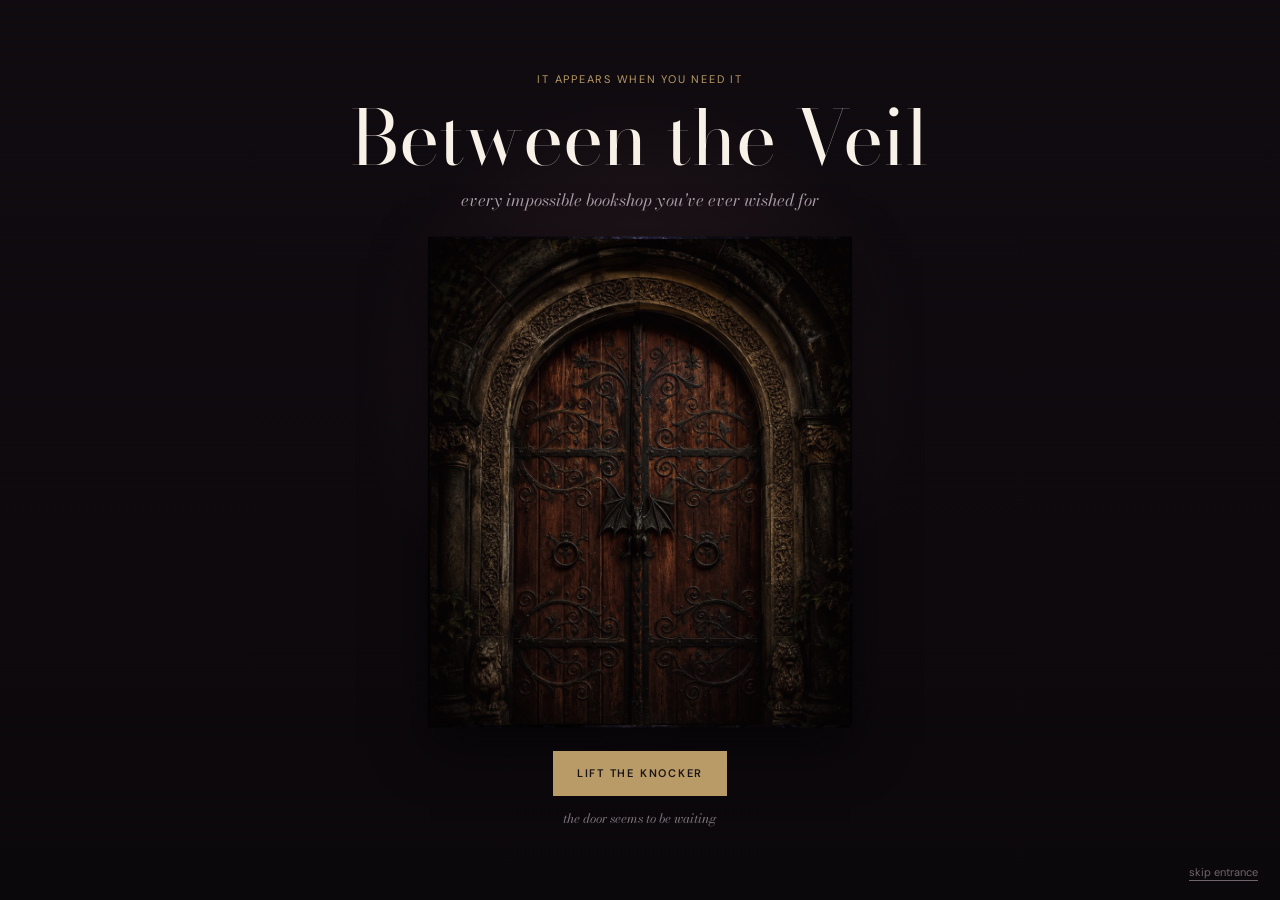
<file: index.html>
<!DOCTYPE html>
<html lang="en">
<head>
  <meta charset="UTF-8" />

  <meta
    name="viewport"
    content="width=device-width, initial-scale=1.0"
  />

  <title>Between the Veil | A Concept Bookshop</title>

  <meta
    name="description"
    content="Between the Veil is an imaginary independent bookshop concept designed by Sagewave Web Design."
  />

  <!-- Fonts -->
  <link rel="preconnect" href="https://fonts.googleapis.com" />
  <link rel="preconnect" href="https://fonts.gstatic.com" crossorigin />

  <link
    href="https://fonts.googleapis.com/css2?family=Bodoni+Moda:opsz,wght@6..96,400;6..96,500;6..96,600&family=DM+Sans:wght@400;500;600&display=swap"
    rel="stylesheet"
  />

  <link rel="stylesheet" href="css/style.css" />

  <!--
    Prevent the entrance from flashing for someone who has
    already entered during this tab/session.
  -->
  <script>
    (function () {
      try {
        if (sessionStorage.getItem("btv-entered") === "true") {
          document.documentElement.classList.add("has-entered");
        } else {
          document.documentElement.classList.add("is-gated");
        }
      } catch (error) {
        document.documentElement.classList.add("is-gated");
      }
    })();
  </script>
</head>

<body>

  <!-- =========================================================
       ENTRANCE
       ========================================================= -->

  <section class="threshold" id="threshold" aria-label="Enter the bookshop">

    <div class="threshold__wash" aria-hidden="true"></div>

    <div class="threshold__copy">
      <p class="threshold__kicker">
        it appears when you need it
      </p>

      <p class="threshold__name">
        Between the Veil
      </p>

      <p class="threshold__line">
        every impossible bookshop you've ever wished for
      </p>
    </div>

    <div class="door" id="door" aria-hidden="true">

      <div class="door__light"></div>

      <div
        class="door__half door__half--left"
        id="doorLeft"
      ></div>

      <div
        class="door__half door__half--right"
        id="doorRight"
      ></div>

    </div>

    <div class="threshold__action" id="thresholdAction">

      <button
        class="button button--gold"
        id="enterButton"
        type="button"
      >
        lift the knocker
      </button>

      <p class="threshold__hint">
        the door seems to be waiting
      </p>

    </div>

    <button
      class="threshold__skip"
      id="skipEntrance"
      type="button"
    >
      skip entrance
    </button>

  </section>


  <!-- =========================================================
       MAIN SITE
       ========================================================= -->

  <div class="site-shell" id="siteShell">

    <!-- NAV -->

    <header class="nav">

      <div class="nav__inner wrap">

        <a class="nav__brand" href="#top">
          <img
            src="between-the-veil-horizontal-logo.svg"
            alt="Between the Veil"
          />
        </a>

        <nav class="nav__links" aria-label="Main navigation">
          <a href="#browse">browse</a>
          <a href="#indie">indie shelf</a>
          <a href="#wishing">make a wish</a>
        </nav>

      </div>

    </header>


    <main id="top">

      <!-- =====================================================
           HERO / POST-DOOR MOMENT
           ===================================================== -->

      <section class="intro section">

        <div class="wrap intro__grid">

          <div class="intro__copy reveal">

            <p class="eyebrow">
              independent books · questionable decisions
            </p>

            <h1>
              Not all readers
              <br />
              shop by <span class="heading-accent">genre.</span>
            </h1>

            <p class="intro__lede">
              Some of us walk into a bookstore already knowing
              exactly how we want to feel.
            </p>

            <a class="text-link" href="#browse">
              browse by feeling
              <span aria-hidden="true">↓</span>
            </a>

          </div>


          <div class="intro__visual reveal">

            <div
              class="intro__photo"
            >

              <span class="sr-only">
                A sleeping red fox curled among old books, candles,
                moss, and glowing mushrooms in a moonlit faerie bookshop.
              </span>

              <div class="intro__photo-note">
                <span>Tonight's recommendation</span>

                <strong id="recommendationText" aria-live="polite">
                  something romantic,
                  dangerous,
                  and objectively a bad idea
                </strong>

                <button
                  class="intro__recommendation-next"
                  id="nextRecommendation"
                  type="button"
                >
                  another omen <span aria-hidden="true">→</span>
                </button>
              </div>

            </div>

            <p class="intro__caption">
              Between the Veil doesn't believe in alphabetical order.
            </p>

          </div>

        </div>

      </section>


      <!-- =====================================================
           BROWSE BY FEELING
           ===================================================== -->

      <section class="browse section section--paper" id="browse">

        <div class="wrap">

          <div class="section-heading reveal">

            <p class="eyebrow eyebrow--dark">
              the shelves
            </p>

            <div class="section-heading__split">

              <h2>
                Browse by feeling,
                <br />
                not genre.
              </h2>

              <p>
                Pick the mood first. We'll worry about
                cataloguing later.
              </p>

            </div>

          </div>


          <!-- MOOD CONTROLS -->

          <div
            class="mood-tabs reveal"
            id="moodTabs"
            role="group"
            aria-label="Choose a reading mood"
          >

            <button
              class="mood-tab is-active"
              data-mood="enemies"
              aria-pressed="true"
            >
              enemies to lovers
            </button>

            <button
              class="mood-tab"
              data-mood="grey"
              aria-pressed="false"
            >
              morally grey
            </button>

            <button
              class="mood-tab"
              data-mood="touch"
              aria-pressed="false"
            >
              touch her & die
            </button>

            <button
              class="mood-tab"
              data-mood="onebed"
              aria-pressed="false"
            >
              only one bed
            </button>

            <button
              class="mood-tab"
              data-mood="fae"
              aria-pressed="false"
            >
              fae + bad decisions
            </button>

          </div>


          <!-- BOOKS RENDER HERE -->

          <div
            class="book-grid reveal"
            id="bookGrid"
            aria-live="polite"
          ></div>

        </div>

      </section>


      <!-- =====================================================
           SMALL BREAK / QUOTE
           ===================================================== -->

      <section class="interlude">

        <div class="wrap interlude__inner reveal">

          <p>
            “I don't need another fantasy novel.”
          </p>

          <strong>
            You have said this before.
            It has never been true.
          </strong>

          <a class="interlude__cta" href="#browse">
            find the book that proves you wrong
            <span aria-hidden="true">→</span>
          </a>

        </div>

      </section>


      <!-- =====================================================
           INDIE AUTHOR FEATURE
           ===================================================== -->

      <section class="indie section" id="indie">

        <div class="wrap">

          <div class="section-heading section-heading--light reveal">

            <p class="eyebrow">
              the indie shelf
            </p>

            <div class="section-heading__split">

              <h2>
                Small press.
                <br />
                Big feelings.
              </h2>

              <p>
                A rotating shelf for the stories that deserve
                somewhere better to live than a retailer link.
              </p>

            </div>

          </div>


          <div class="author-feature reveal">

            <!-- VISUAL -->

            <div
              class="author-feature__art tone-plum"
              id="authorArt"
              aria-hidden="true"
            >

              <div class="author-feature__moon"></div>

              <div class="author-feature__cameo cameo-wren" id="authorCameo">
                <svg viewBox="0 0 220 300" aria-hidden="true">
                  <path d="M116 30c36 0 61 29 61 68 0 25-10 45-28 61 2 19 13 33 31 44 22 13 35 35 40 67H0c6-34 20-56 43-69 20-11 32-27 34-48-14-15-22-34-22-55 0-39 25-68 61-68Z" />
                  <path class="author-feature__cameo-detail" d="M62 83c17-35 48-49 84-39 25 7 39 27 43 52-18-15-38-21-60-20-27 2-48 5-67 7Z" />
                </svg>
              </div>

              <div class="author-feature__book">

                <span id="authorBookSmall">
                  The Salt-Wife's Daughter
                </span>

              </div>

              <span class="author-feature__issue" id="authorIssue">
                indie shelf / 08
              </span>

            </div>


            <!-- COPY -->

            <div class="author-feature__copy">

              <p class="author-feature__label" id="authorMonth">
                this month's find · august
              </p>

              <h3 id="authorName">
                Wren Alcott
              </h3>

              <p
                class="author-feature__title"
                id="authorBook"
              >
                The Salt-Wife's Daughter
              </p>

              <p
                class="author-feature__description"
                id="authorDescription"
              >
                A lighthouse keeper's daughter marries the sea to
                settle her father's debt, then discovers the ocean
                has terms of its own.
              </p>

              <blockquote id="authorQuote">
                “I got tired of waiting for someone to invent the shelf.
                So I built one.”
              </blockquote>

              <div class="author-feature__meta">

                <span id="authorGenre">
                  gothic romantasy
                </span>

                <span aria-hidden="true">·</span>

                <span id="authorYear">
                  self-published, 2025
                </span>

                <span aria-hidden="true">·</span>

                <span>
                  fictional concept feature
                </span>

              </div>

              <button
                class="text-link text-link--button"
                id="nextAuthor"
                type="button"
              >
                meet another author
                <span aria-hidden="true">→</span>
              </button>

            </div>

          </div>

        </div>

      </section>


      <!-- =====================================================
           WISHING TABLE
           ===================================================== -->

      <section
        class="wishing section section--paper"
        id="wishing"
      >

        <div class="wrap wishing__wrap">

          <div class="wishing__intro reveal">

            <p class="eyebrow eyebrow--dark">
              the wishing table
            </p>

            <h2>
              What should
              <br />
              the shop carry next?
            </h2>

            <p class="wishing__body">
              Vote for everything you really want, or add a wish of
              your own. Your choices stay here when you return.
            </p>

            <p class="wishing__count" id="wishCount" aria-live="polite">
              no wishes made yet
            </p>

          </div>


          <div class="wish-panel reveal">

            <div
              class="wish-options"
              id="wishOptions"
              aria-label="Wish for a product"
            ></div>


            <form class="wish-form" id="wishForm">

              <label for="wishInput">
                or ask for something else
              </label>

              <div class="wish-form__row">

                <input
                  id="wishInput"
                  type="text"
                  maxlength="70"
                  autocomplete="off"
                  placeholder="something oddly specific..."
                />

                <button
                  class="button button--ink"
                  type="submit"
                >
                  make the wish
                </button>

              </div>

            </form>


            <div
              class="wish-result"
              id="wishResult"
              aria-live="polite"
              hidden
            >

              <span>
                the table heard you
              </span>

              <strong id="wishResultText"></strong>

            </div>

          </div>

        </div>

      </section>


      <!-- =====================================================
           Sagewave reveal
           ===================================================== -->

      <section class="reveal-section section">

        <div class="wrap reveal-section__inner reveal">

          <p class="eyebrow">
            okay, breaking character
          </p>

          <h2>
            The bookstore
            <br />
            isn't real.
            <br />
            <span class="heading-accent">The possibility is.</span>
          </h2>

          <p class="reveal-section__body">
            A concept website for indie authors and bookish
            small businesses that deserve somewhere better
            to send people than a collection of retailer links.
          </p>

          <div class="reveal-section__signature">

            <span>
              Concept + web design
            </span>

            <strong>
              Sagewave Web Design
            </strong>
            <p>
              <a href="https://www.sagewavewebdesign.com" target="_blank" rel="noopener noreferrer">sagewavewebdesign.com</a>
            </p>

          </div>

        </div>

      </section>

    </main>


    <!-- FOOTER -->

    <footer class="footer">

      <div class="wrap footer__inner">

        <a class="footer__brand" href="#top">
          <img
            src="between-the-veil-logo.svg"
            alt="Between the Veil — an independent bookshop"
          />
        </a>

        <p>
          An imaginary bookshop by Sagewave Web Design.
        </p>

        <a href="#top">
          back to top ↑
        </a>

      </div>

    </footer>

  </div>


  <script src="js/main.js" defer></script>

</body>
</html>
</file>
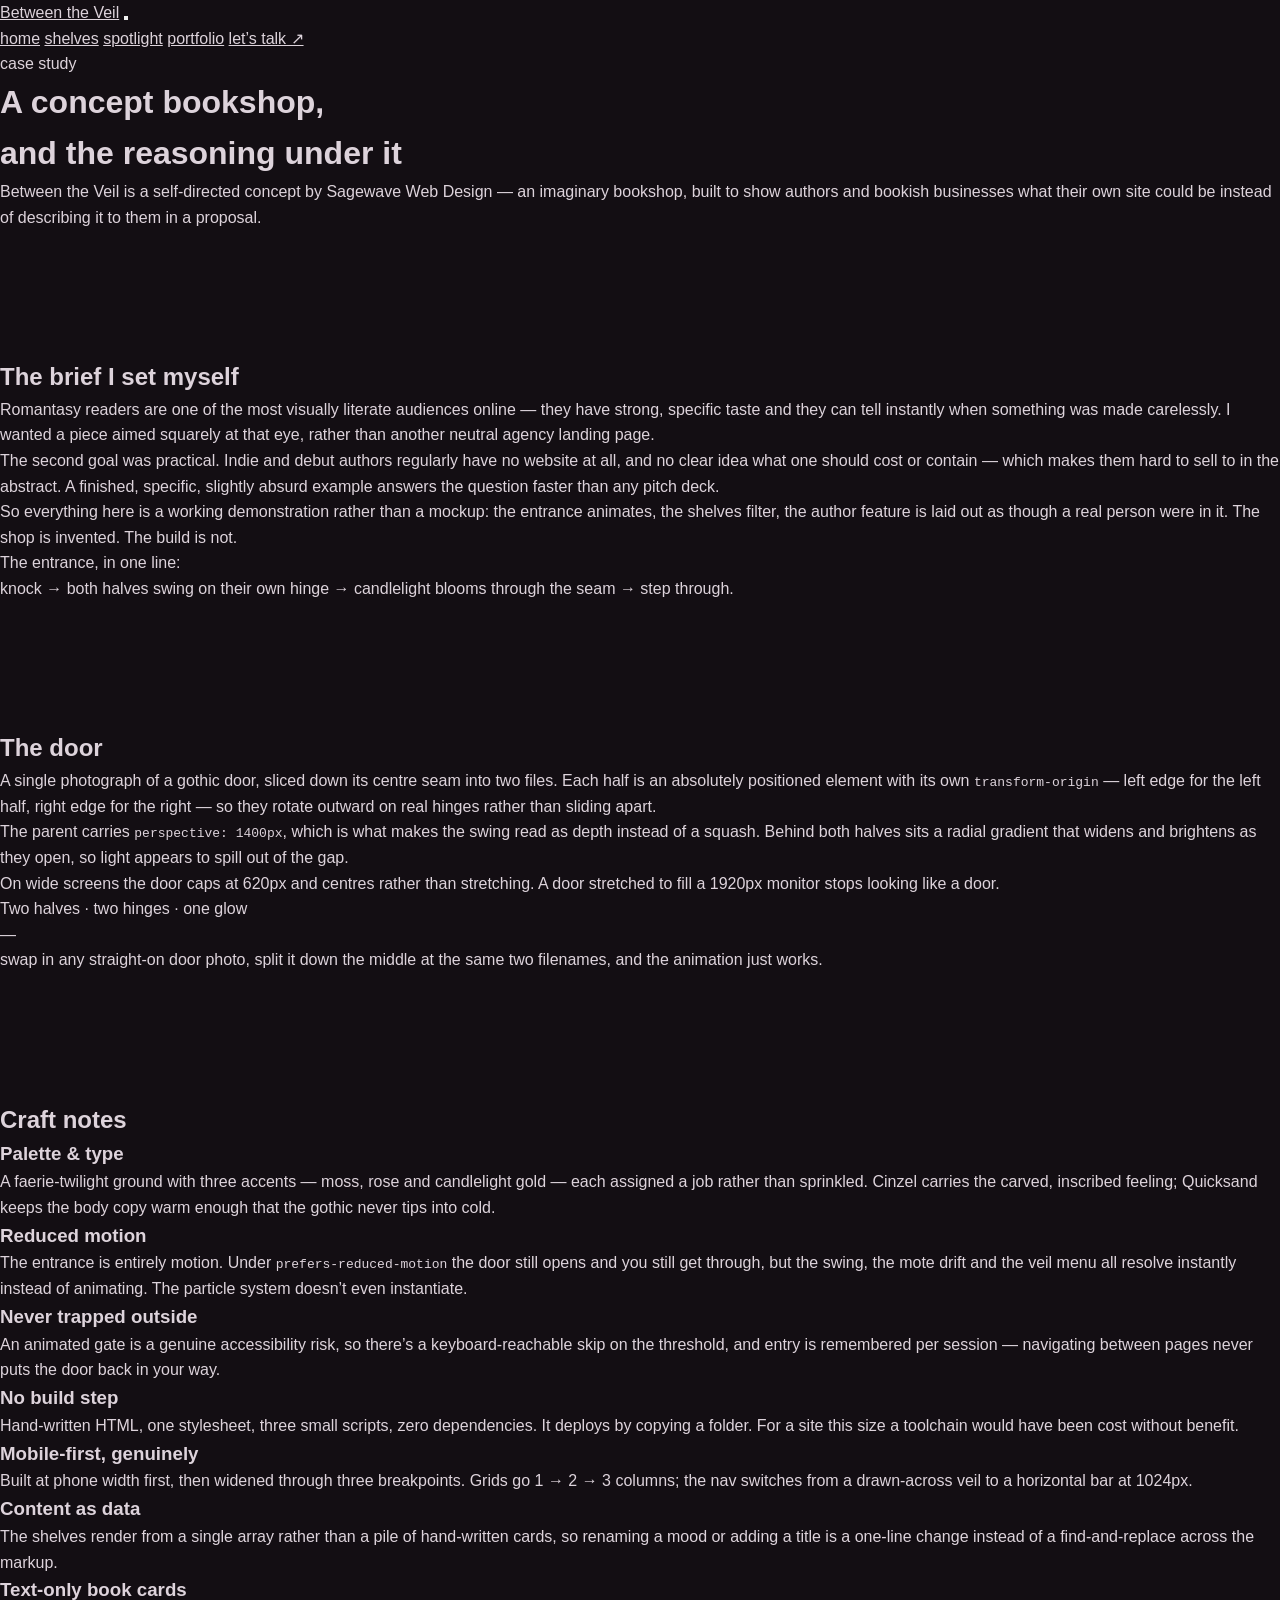
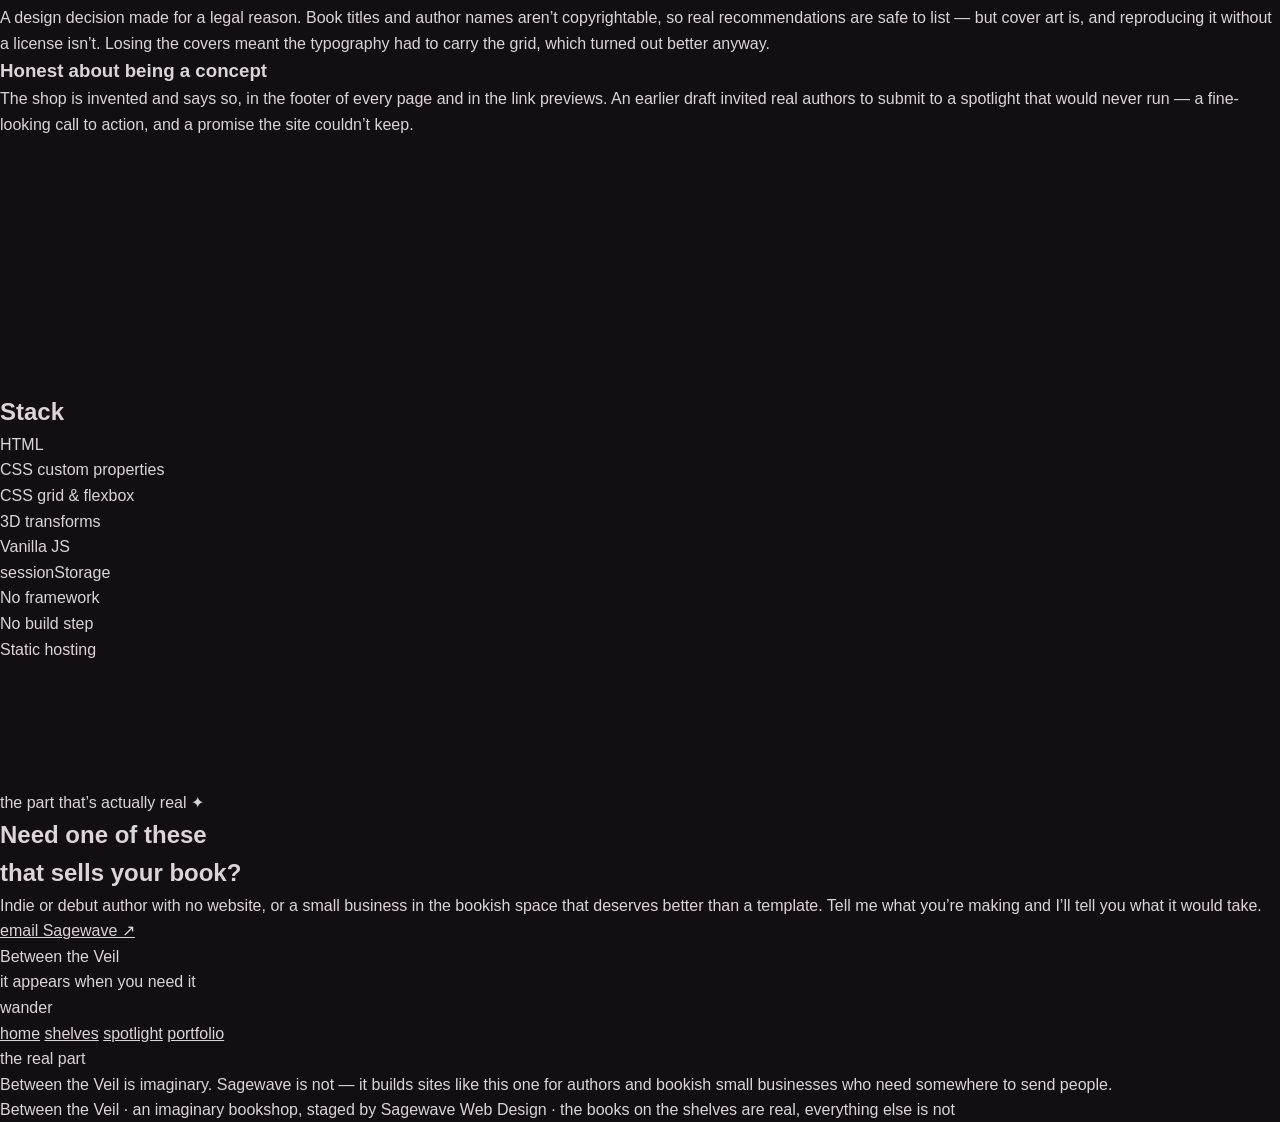
<file: portfolio.html>
<!DOCTYPE html>
<html lang="en">
<head>
  <meta charset="UTF-8" />
  <meta name="viewport" content="width=device-width, initial-scale=1.0" />
  <title>How this was built — Between the Veil</title>
  <meta name="description" content="A case study: the door animation, the palette, and the reasoning behind Between the Veil. Built by Sagewave Web Design." />

  <meta property="og:title" content="How Between the Veil was built" />
  <meta property="og:description" content="A concept bookshop, and the reasoning underneath it. No framework, no build step." />
  <meta property="og:type" content="article" />
  <meta property="og:image" content="img/door-full.jpg" />

  <link rel="preconnect" href="https://fonts.googleapis.com" />
  <link rel="preconnect" href="https://fonts.gstatic.com" crossorigin />
  <link href="https://fonts.googleapis.com/css2?family=Cinzel:wght@400;500;600&family=Quicksand:wght@400;500;600&display=swap" rel="stylesheet" />

  <link rel="stylesheet" href="css/style.css" />
</head>
<body>

  <header class="sitenav" id="sitenav">
    <div class="sitenav__inner container">
      <a class="sitenav__mark" href="index.html">Between the Veil</a>
      <button class="sitenav__toggle" id="navToggle" aria-expanded="false" aria-controls="navMenu" aria-label="Open menu">
        <span class="sitenav__bar" aria-hidden="true"></span>
        <span class="sitenav__bar" aria-hidden="true"></span>
        <span class="sitenav__bar" aria-hidden="true"></span>
      </button>
      <nav class="sitenav__menu" id="navMenu" aria-label="Main">
        <a class="sitenav__link" href="index.html">home</a>
        <a class="sitenav__link" href="shelves.html">shelves</a>
        <a class="sitenav__link" href="spotlight.html">spotlight</a>
        <a class="sitenav__link" href="portfolio.html">portfolio</a>
        <a class="sitenav__link sitenav__link--gold" href="portfolio.html#contact">let&rsquo;s talk &#8599;</a>
      </nav>
    </div>
  </header>

  <main>

    <!-- Plain voice from here down. Someone assessing this work
         shouldn't have to decode "mind the sleeping fox". -->
    <div class="page-head">
      <div class="container">
        <p class="page-head__eyebrow">case study</p>
        <h1 class="page-head__title">A concept bookshop,<br />and the reasoning under it</h1>
        <p class="page-head__body">Between the Veil is a self-directed concept by Sagewave Web Design &mdash; an imaginary bookshop, built to show authors and bookish businesses what their own site could be instead of describing it to them in a proposal.</p>
      </div>
    </div>

    <section class="section">
      <div class="container">
        <div class="case__split">
          <div class="prose">
            <h2 class="section-title">The brief I set myself</h2>
            <p>Romantasy readers are one of the most visually literate audiences online &mdash; they have strong, specific taste and they can tell instantly when something was made carelessly. I wanted a piece aimed squarely at that eye, rather than another neutral agency landing page.</p>
            <p>The second goal was practical. Indie and debut authors regularly have no website at all, and no clear idea what one should cost or contain &mdash; which makes them hard to sell to in the abstract. A finished, specific, slightly absurd example answers the question faster than any pitch deck.</p>
            <p>So everything here is a working demonstration rather than a mockup: the entrance animates, the shelves filter, the author feature is laid out as though a real person were in it. The shop is invented. The build is not.</p>
          </div>
          <div class="case__demo">
            <p class="case__demo-note">The entrance, in one line:<br />knock &rarr; both halves swing on their own hinge &rarr; candlelight blooms through the seam &rarr; step through.</p>
          </div>
        </div>
      </div>
    </section>

    <section class="band">
      <div class="container">
        <h2 class="section-title">The door</h2>
        <div class="case__split">
          <div class="prose">
            <p>A single photograph of a gothic door, sliced down its centre seam into two files. Each half is an absolutely positioned element with its own <code>transform-origin</code> &mdash; left edge for the left half, right edge for the right &mdash; so they rotate outward on real hinges rather than sliding apart.</p>
            <p>The parent carries <code>perspective: 1400px</code>, which is what makes the swing read as depth instead of a squash. Behind both halves sits a radial gradient that widens and brightens as they open, so light appears to spill out of the gap.</p>
            <p>On wide screens the door caps at 620px and centres rather than stretching. A door stretched to fill a 1920px monitor stops looking like a door.</p>
          </div>
          <div class="case__demo">
            <p class="case__demo-note">Two halves &#183; two hinges &#183; one glow<br />&mdash;<br />swap in any straight-on door photo, split it down the middle at the same two filenames, and the animation just works.</p>
          </div>
        </div>
      </div>
    </section>

    <section class="section">
      <div class="container">
        <h2 class="section-title">Craft notes</h2>
        <div class="notes-grid">
          <div class="note-card">
            <h3 class="note-card__title">Palette &amp; type</h3>
            <p class="note-card__body">A faerie-twilight ground with three accents &mdash; moss, rose and candlelight gold &mdash; each assigned a job rather than sprinkled. Cinzel carries the carved, inscribed feeling; Quicksand keeps the body copy warm enough that the gothic never tips into cold.</p>
          </div>
          <div class="note-card">
            <h3 class="note-card__title">Reduced motion</h3>
            <p class="note-card__body">The entrance is entirely motion. Under <code>prefers-reduced-motion</code> the door still opens and you still get through, but the swing, the mote drift and the veil menu all resolve instantly instead of animating. The particle system doesn&rsquo;t even instantiate.</p>
          </div>
          <div class="note-card">
            <h3 class="note-card__title">Never trapped outside</h3>
            <p class="note-card__body">An animated gate is a genuine accessibility risk, so there&rsquo;s a keyboard-reachable skip on the threshold, and entry is remembered per session &mdash; navigating between pages never puts the door back in your way.</p>
          </div>
          <div class="note-card">
            <h3 class="note-card__title">No build step</h3>
            <p class="note-card__body">Hand-written HTML, one stylesheet, three small scripts, zero dependencies. It deploys by copying a folder. For a site this size a toolchain would have been cost without benefit.</p>
          </div>
          <div class="note-card">
            <h3 class="note-card__title">Mobile-first, genuinely</h3>
            <p class="note-card__body">Built at phone width first, then widened through three breakpoints. Grids go 1 &rarr; 2 &rarr; 3 columns; the nav switches from a drawn-across veil to a horizontal bar at 1024px.</p>
          </div>
          <div class="note-card">
            <h3 class="note-card__title">Content as data</h3>
            <p class="note-card__body">The shelves render from a single array rather than a pile of hand-written cards, so renaming a mood or adding a title is a one-line change instead of a find-and-replace across the markup.</p>
          </div>
          <div class="note-card">
            <h3 class="note-card__title">Text-only book cards</h3>
            <p class="note-card__body">A design decision made for a legal reason. Book titles and author names aren&rsquo;t copyrightable, so real recommendations are safe to list &mdash; but cover art is, and reproducing it without a license isn&rsquo;t. Losing the covers meant the typography had to carry the grid, which turned out better anyway.</p>
          </div>
          <div class="note-card">
            <h3 class="note-card__title">Honest about being a concept</h3>
            <p class="note-card__body">The shop is invented and says so, in the footer of every page and in the link previews. An earlier draft invited real authors to submit to a spotlight that would never run &mdash; a fine-looking call to action, and a promise the site couldn&rsquo;t keep.</p>
          </div>
        </div>
      </div>
    </section>

    <section class="section">
      <div class="container">
        <h2 class="section-title">Stack</h2>
        <ul class="stack-list">
          <li>HTML</li>
          <li>CSS custom properties</li>
          <li>CSS grid &amp; flexbox</li>
          <li>3D transforms</li>
          <li>Vanilla JS</li>
          <li>sessionStorage</li>
          <li>No framework</li>
          <li>No build step</li>
          <li>Static hosting</li>
        </ul>
      </div>
    </section>

    <section class="band cta" id="contact">
      <div class="container">
        <p class="cta__eyebrow">the part that&rsquo;s actually real &#10022;</p>
        <h2 class="cta__title">Need one of these<br />that sells your book?</h2>
        <p class="cta__body">Indie or debut author with no website, or a small business in the bookish space that deserves better than a template. Tell me what you&rsquo;re making and I&rsquo;ll tell you what it would take.</p>
        <a class="btn btn--moss" href="mailto:hello@sagewave.example?subject=Sagewave%20%E2%80%94%20project%20enquiry">email Sagewave &#8599;</a>
      </div>
    </section>

  </main>

  <footer class="sitefoot" id="sitefoot">
    <div class="container">
      <div class="sitefoot__inner">
        <div>
          <p class="sitefoot__mark">Between the Veil</p>
          <p class="sitefoot__whisper">it appears when you need it</p>
        </div>
        <nav aria-label="Footer">
          <p class="sitefoot__heading">wander</p>
          <div class="sitefoot__links">
            <a href="index.html">home</a>
            <a href="shelves.html">shelves</a>
            <a href="spotlight.html">spotlight</a>
            <a href="portfolio.html">portfolio</a>
          </div>
        </nav>
        <div>
          <p class="sitefoot__heading">the real part</p>
          <p class="sitefoot__note">Between the Veil is imaginary. Sagewave is not &mdash; it builds sites like this one for authors and bookish small businesses who need somewhere to send people.</p>
        </div>
      </div>
      <p class="sitefoot__legal">Between the Veil &#183; an imaginary bookshop, staged by Sagewave Web Design &#183; the books on the shelves are real, everything else is not</p>
    </div>
  </footer>

  <script src="js/nav.js" defer></script>
</body>
</html>
</file>
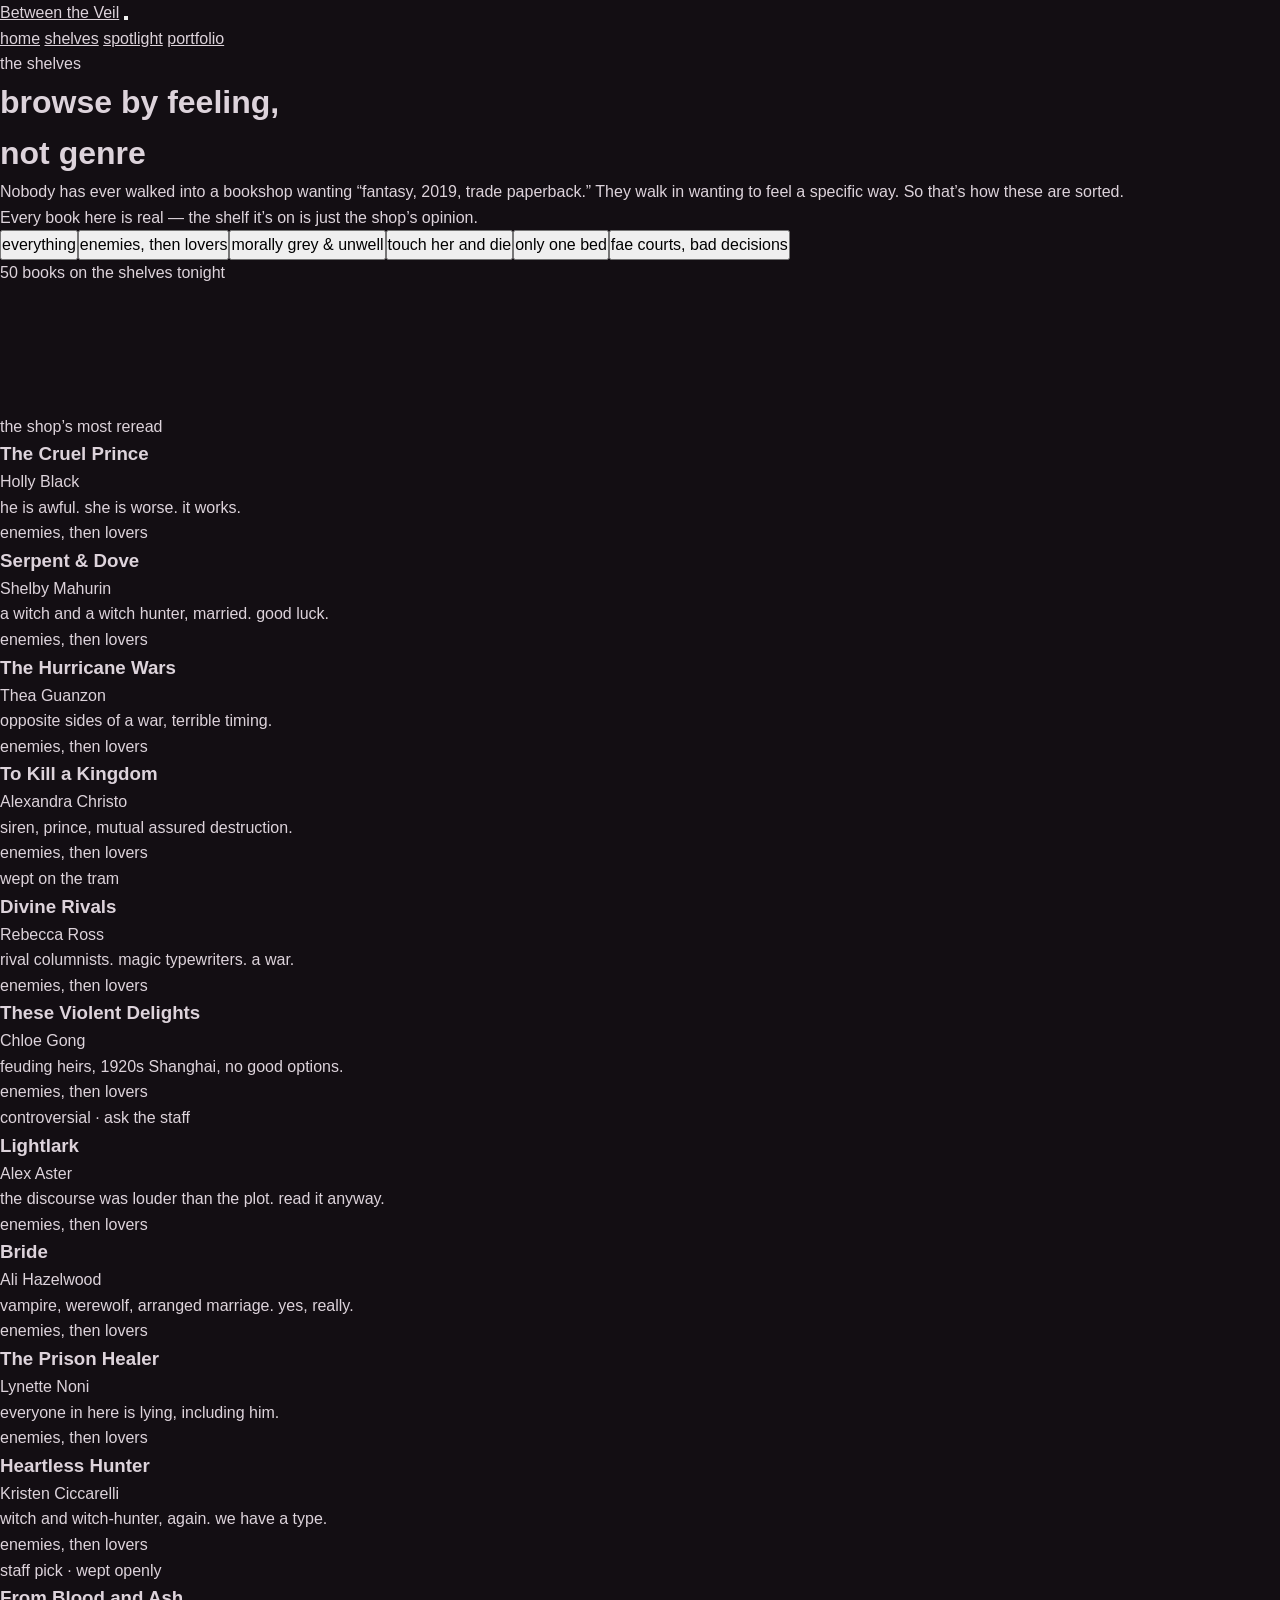
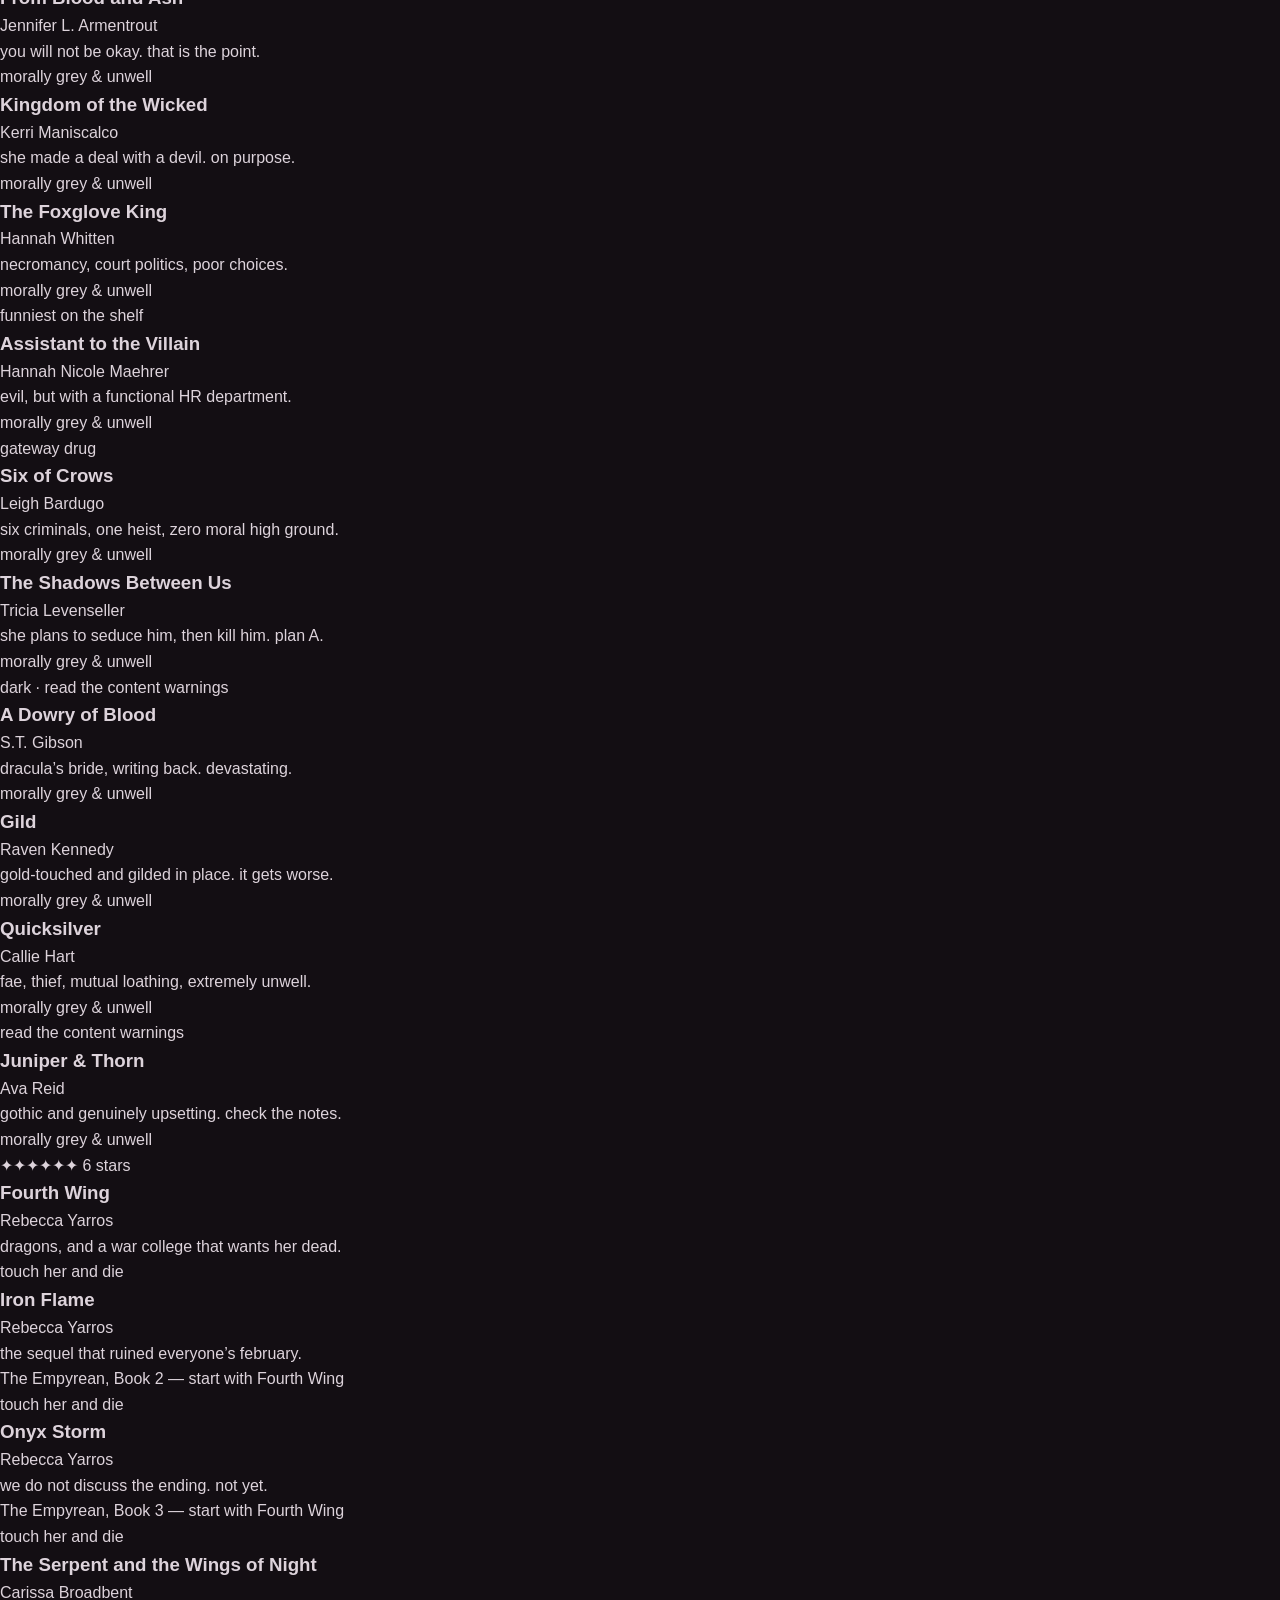
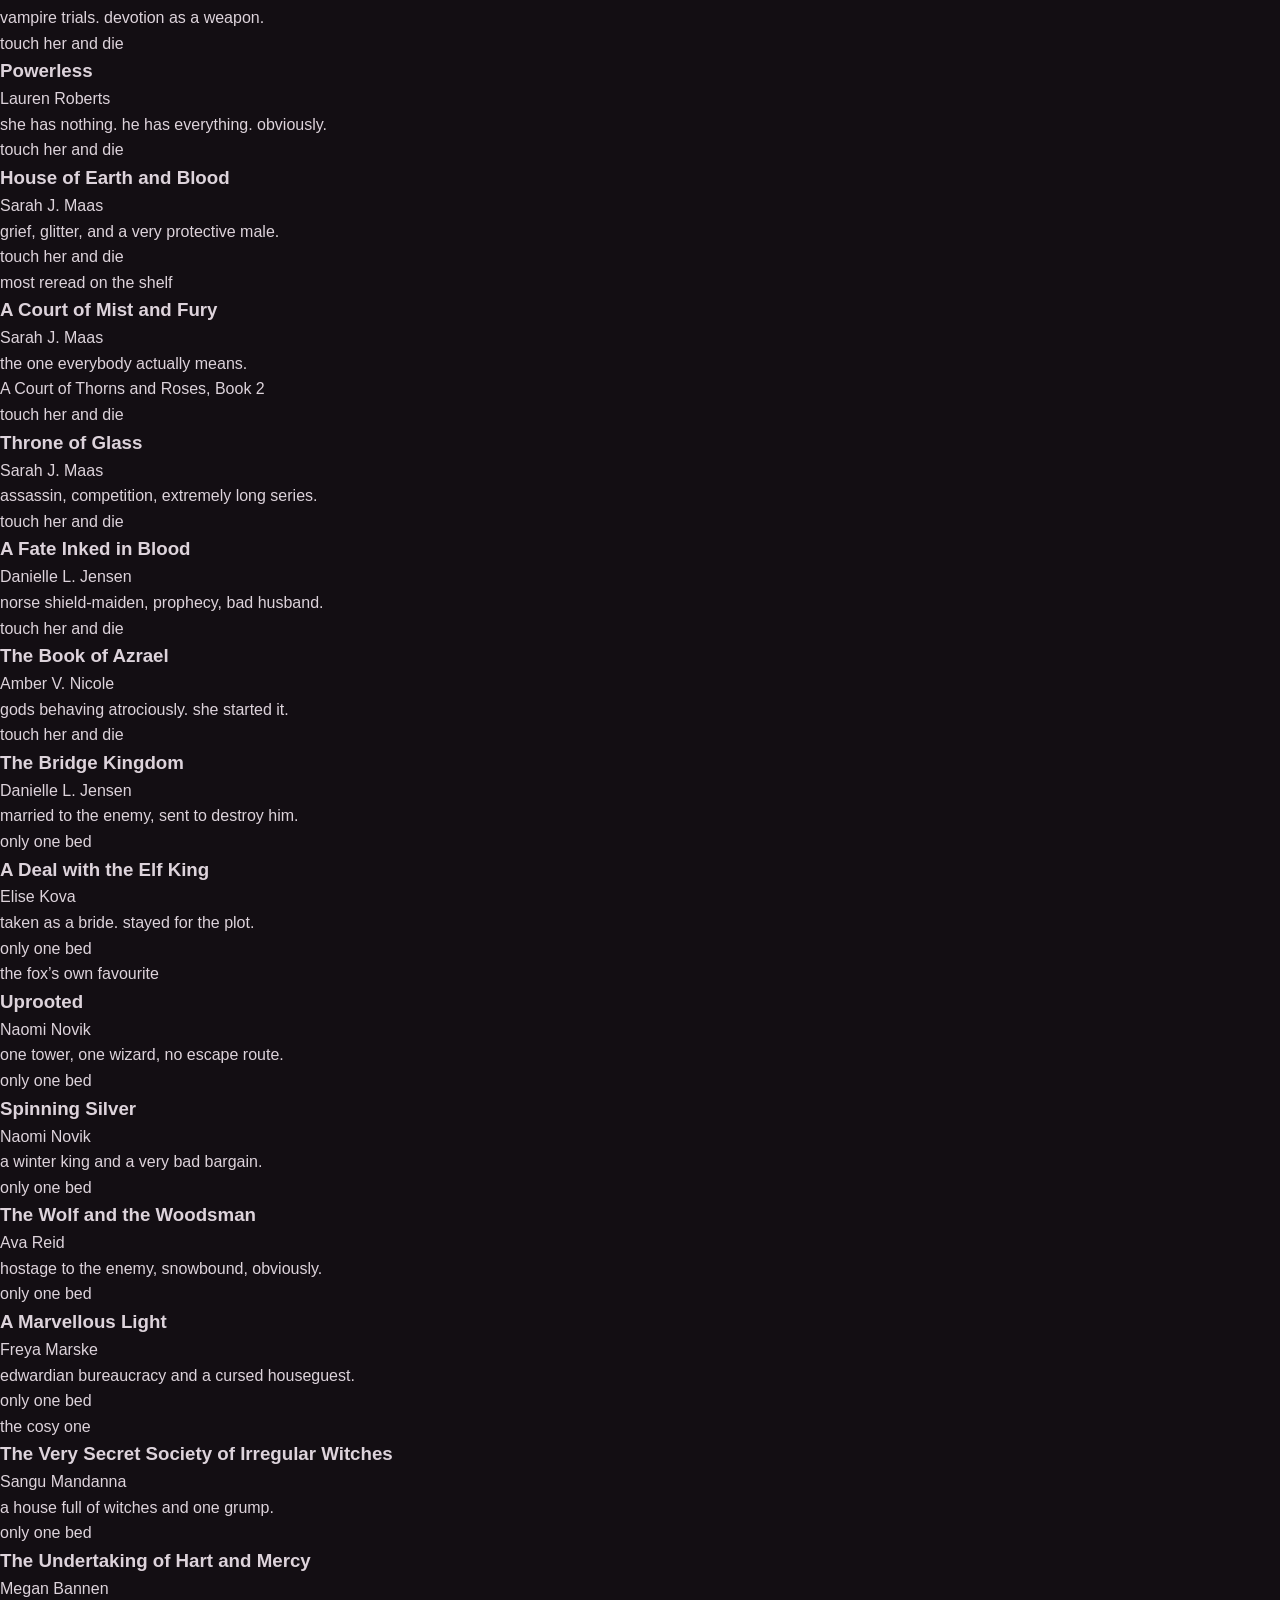
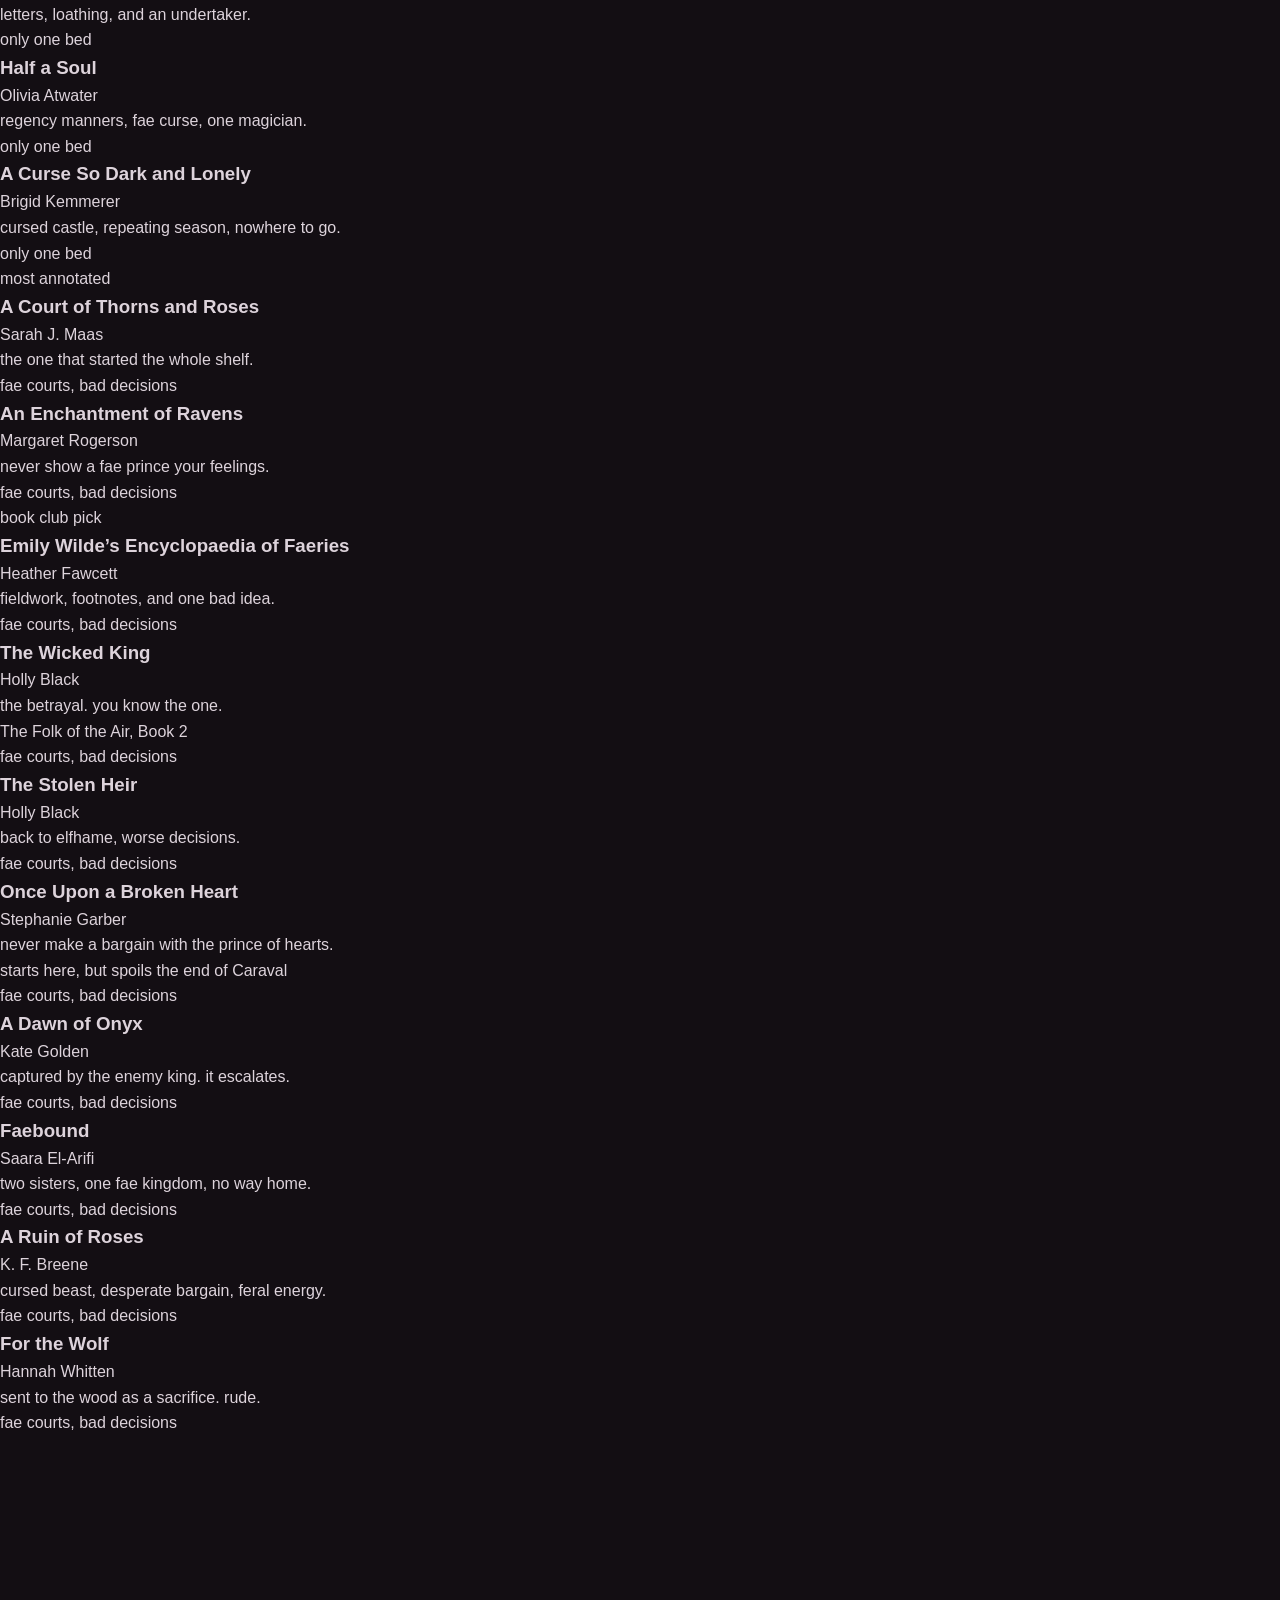
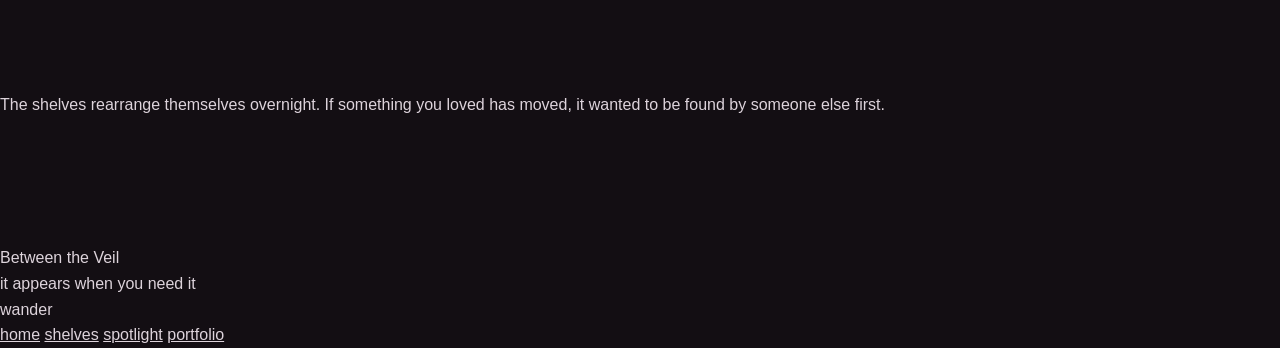
<file: shelves.html>
<!DOCTYPE html>
<html lang="en">
<head>
  <meta charset="UTF-8" />
  <meta name="viewport" content="width=device-width, initial-scale=1.0" />
  <title>The Shelves — Between the Veil</title>
  <meta name="description" content="Browse by feeling, not genre. Enemies then lovers, morally grey and unwell, fae courts and bad decisions." />

  <meta property="og:title" content="The Shelves — Between the Veil" />
  <meta property="og:description" content="Browse by feeling, not genre." />
  <meta property="og:type" content="website" />
  <meta property="og:image" content="img/door-full.jpg" />

  <link rel="preconnect" href="https://fonts.googleapis.com" />
  <link rel="preconnect" href="https://fonts.gstatic.com" crossorigin />
  <link href="https://fonts.googleapis.com/css2?family=Cinzel:wght@400;500;600&family=Quicksand:wght@400;500;600&display=swap" rel="stylesheet" />

  <link rel="stylesheet" href="css/style.css" />
</head>
<body>

  <header class="sitenav" id="sitenav">
    <div class="sitenav__inner container">
      <a class="sitenav__mark" href="index.html">Between the Veil</a>
      <button class="sitenav__toggle" id="navToggle" aria-expanded="false" aria-controls="navMenu" aria-label="Open menu">
        <span class="sitenav__bar" aria-hidden="true"></span>
        <span class="sitenav__bar" aria-hidden="true"></span>
        <span class="sitenav__bar" aria-hidden="true"></span>
      </button>
      <nav class="sitenav__menu" id="navMenu" aria-label="Main">
        <a class="sitenav__link" href="index.html">home</a>
        <a class="sitenav__link" href="shelves.html">shelves</a>
        <a class="sitenav__link" href="spotlight.html">spotlight</a>
        <a class="sitenav__link" href="portfolio.html">portfolio</a>
      </nav>
    </div>
  </header>

  <main>

    <div class="page-head">
      <div class="container">
        <p class="page-head__eyebrow">the shelves</p>
        <h1 class="page-head__title">browse by feeling,<br />not genre</h1>
        <p class="page-head__body">Nobody has ever walked into a bookshop wanting &ldquo;fantasy, 2019, trade paperback.&rdquo; They walk in wanting to feel a specific way. So that&rsquo;s how these are sorted.</p>
        <p class="page-head__body">Every book here is real &mdash; the shelf it&rsquo;s on is just the shop&rsquo;s opinion.</p>
      </div>
    </div>

    <section class="section--tight">
      <div class="container">
        <!-- rendered by js/shelves.js -->
        <div class="filters" id="filters" role="group" aria-label="Filter by mood"></div>
        <p class="closing" id="stacksCount" aria-live="polite"></p>
      </div>
    </section>

    <section class="section">
      <div class="container">
        <div class="stacks" id="stacks"></div>
        <p class="stacks__empty" id="stacksEmpty" hidden>that shelf is bare tonight. the shop is embarrassed.</p>
      </div>
    </section>

    <section class="section">
      <div class="container">
        <p class="closing">The shelves rearrange themselves overnight. If something you loved has moved, it wanted to be found by someone else first.</p>
      </div>
    </section>

  </main>

  <footer class="sitefoot" id="sitefoot">
    <div class="container">
      <div class="sitefoot__inner">
        <div>
          <p class="sitefoot__mark">Between the Veil</p>
          <p class="sitefoot__whisper">it appears when you need it</p>
        </div>
        <nav aria-label="Footer">
          <p class="sitefoot__heading">wander</p>
          <div class="sitefoot__links">
            <a href="index.html">home</a>
            <a href="shelves.html">shelves</a>
            <a href="spotlight.html">spotlight</a>
            <a href="portfolio.html">portfolio</a>
          </div>
        </nav>
      </div>
    </div>
  </footer>

  <script src="js/nav.js" defer></script>
  <script src="js/shelves.js" defer></script>
</body>
</html>
</file>
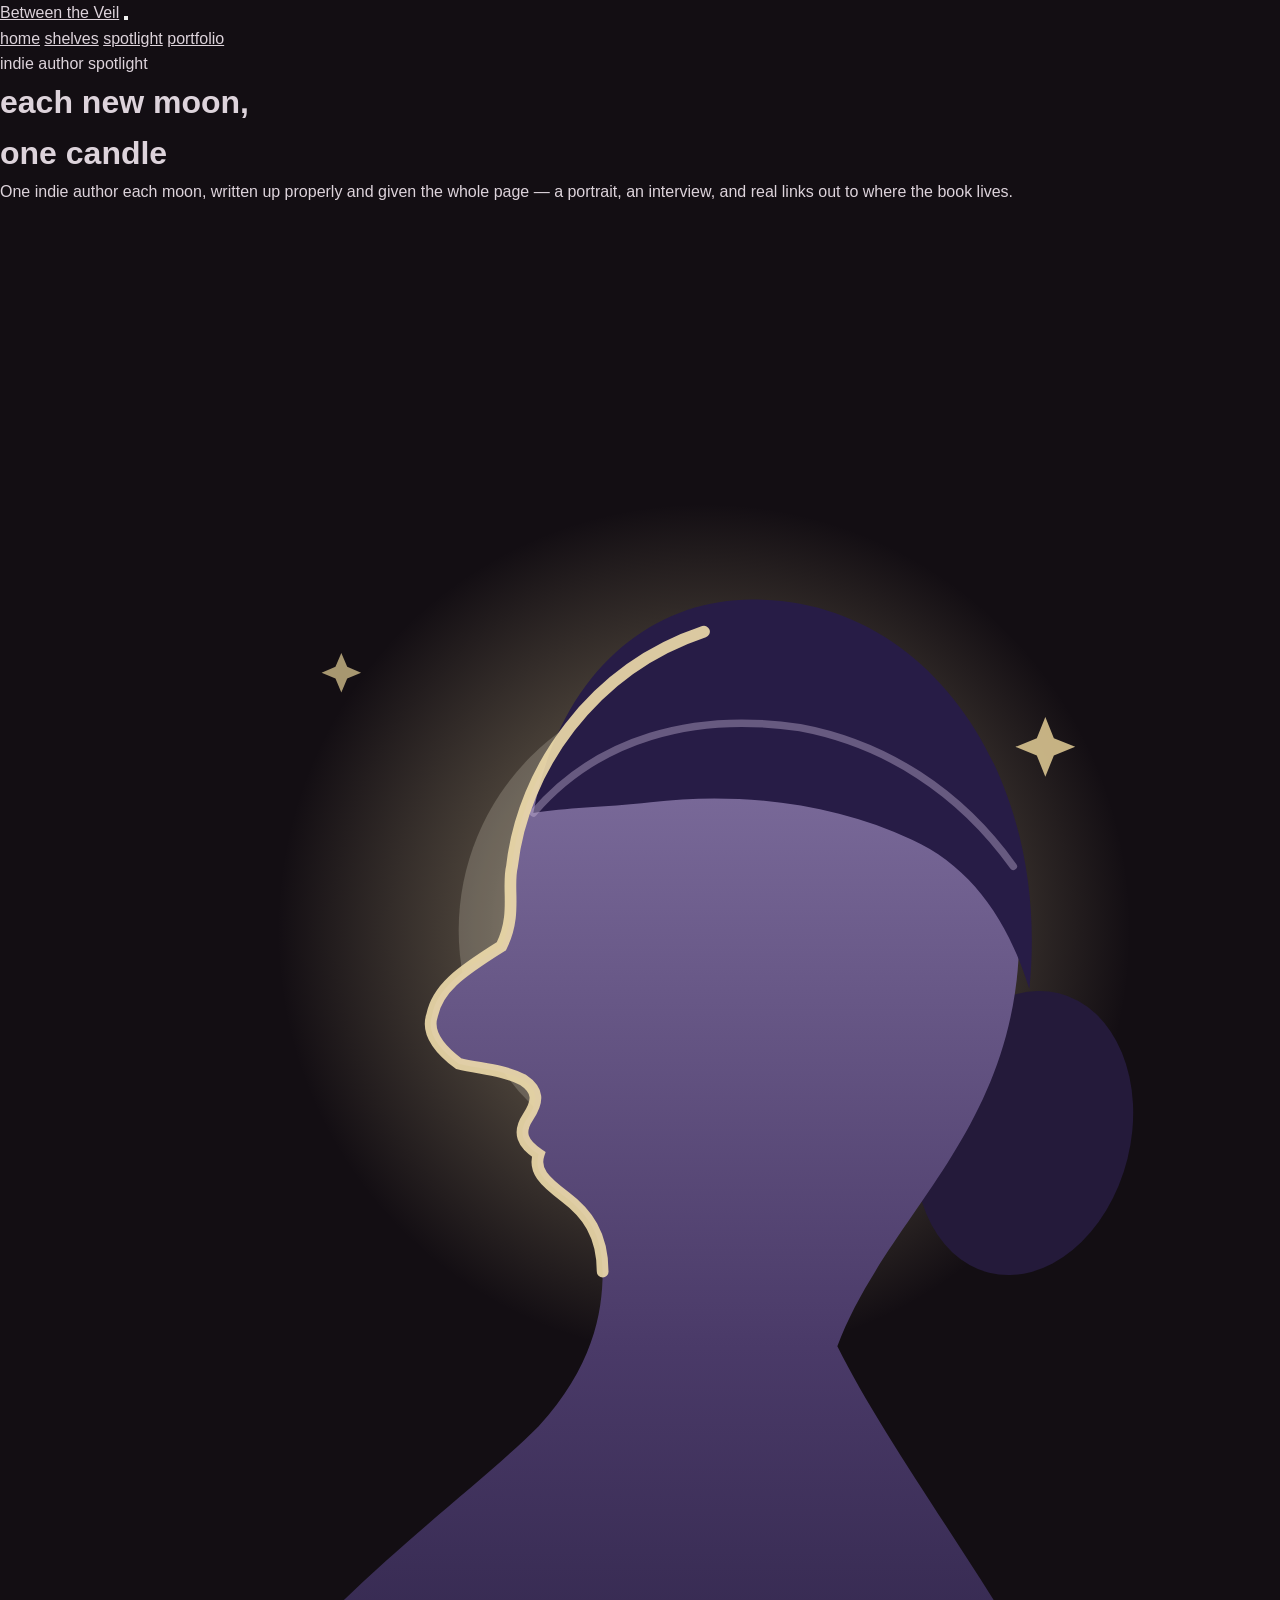
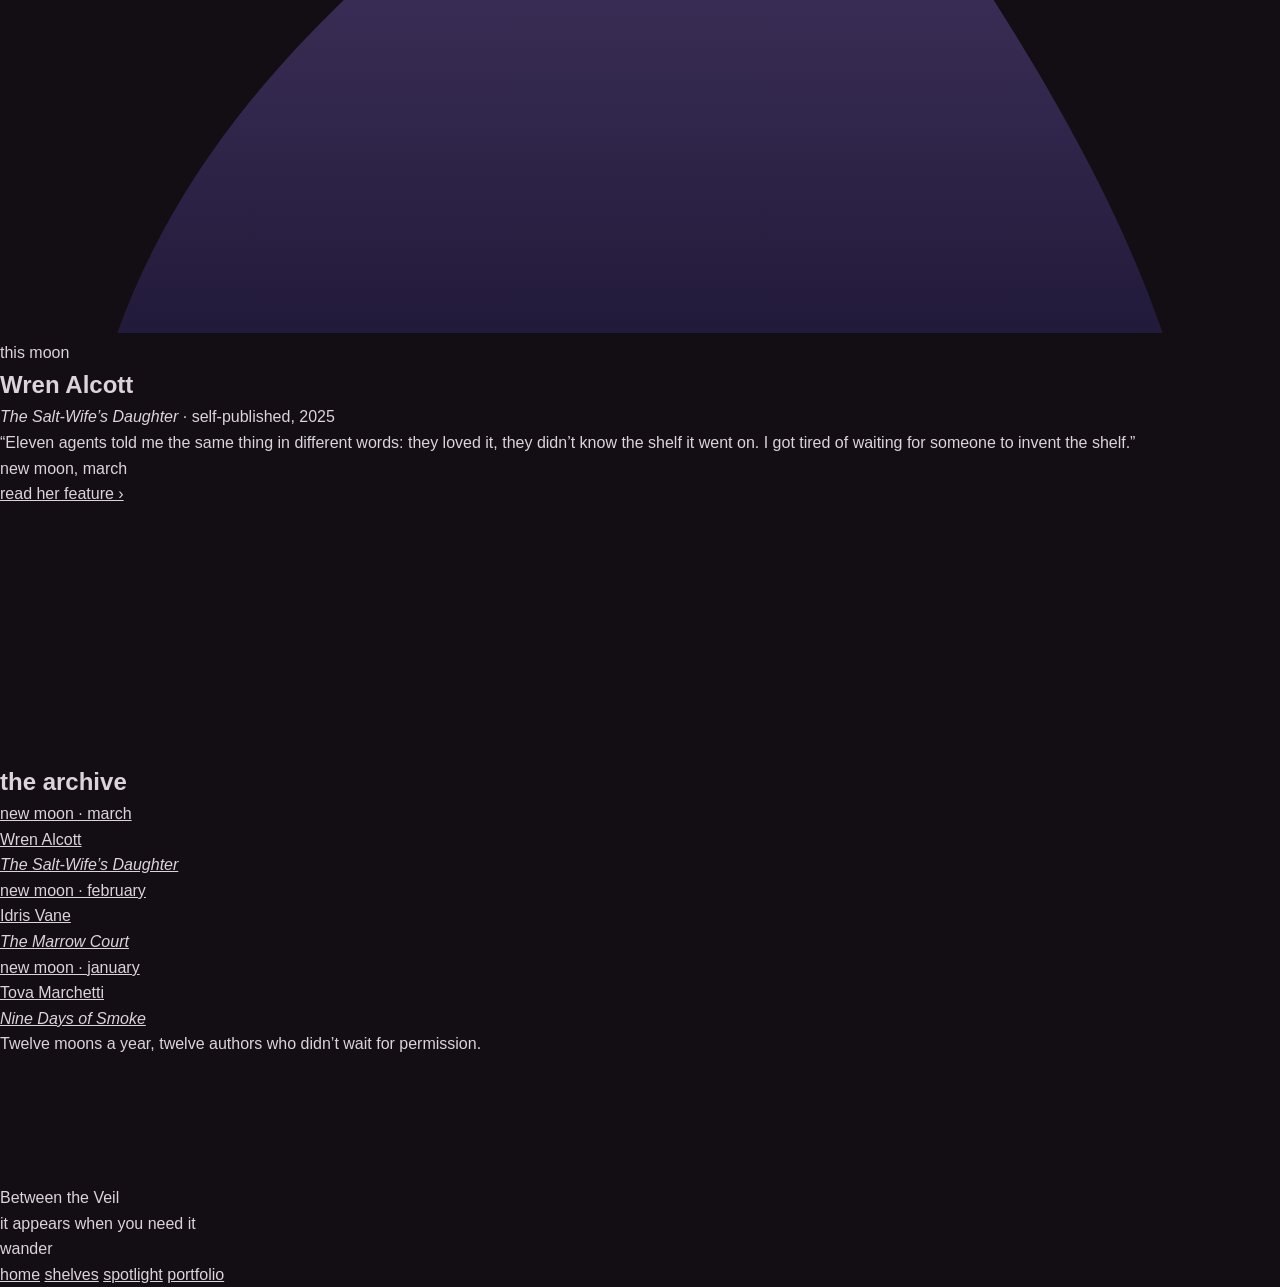
<file: spotlight.html>
<!DOCTYPE html>
<html lang="en">
<head>
  <meta charset="UTF-8" />
  <meta name="viewport" content="width=device-width, initial-scale=1.0" />
  <title>Indie Author Spotlight — Between the Veil</title>
  <!-- Link previews carry the concept framing too. Without it, an
       author could land here believing there's a queue to join. -->
  <meta name="description" content="An indie author spotlight, designed for an imaginary bookshop. A concept by Sagewave Web Design showing what an author feature can look like." />

  <meta property="og:title" content="Indie Author Spotlight — Between the Veil" />
  <meta property="og:description" content="What an indie author feature looks like when someone actually designs it. A concept piece by Sagewave Web Design." />
  <meta property="og:type" content="website" />
  <meta property="og:image" content="img/door-full.jpg" />

  <link rel="preconnect" href="https://fonts.googleapis.com" />
  <link rel="preconnect" href="https://fonts.gstatic.com" crossorigin />
  <link href="https://fonts.googleapis.com/css2?family=Cinzel:wght@400;500;600&family=Quicksand:wght@400;500;600&display=swap" rel="stylesheet" />

  <link rel="stylesheet" href="css/style.css" />
</head>
<body>

  <header class="sitenav" id="sitenav">
    <div class="sitenav__inner container">
      <a class="sitenav__mark" href="index.html">Between the Veil</a>
      <button class="sitenav__toggle" id="navToggle" aria-expanded="false" aria-controls="navMenu" aria-label="Open menu">
        <span class="sitenav__bar" aria-hidden="true"></span>
        <span class="sitenav__bar" aria-hidden="true"></span>
        <span class="sitenav__bar" aria-hidden="true"></span>
      </button>
      <nav class="sitenav__menu" id="navMenu" aria-label="Main">
        <a class="sitenav__link" href="index.html">home</a>
        <a class="sitenav__link" href="shelves.html">shelves</a>
        <a class="sitenav__link" href="spotlight.html">spotlight</a>
        <a class="sitenav__link" href="portfolio.html">portfolio</a>
      </nav>
    </div>
  </header>

  <main>

    <div class="page-head">
      <div class="container">
        <p class="page-head__eyebrow">indie author spotlight</p>
        <h1 class="page-head__title">each new moon,<br />one candle</h1>
        <p class="page-head__body">One indie author each moon, written up properly and given the whole page &mdash; a portrait, an interview, and real links out to where the book lives.</p>
      </div>
    </div>

    <!-- Current feature -->
    <section class="section" aria-label="This moon's feature">
      <div class="container">
        <div class="feature">
          <div class="feature__portrait" aria-hidden="true">
            <!-- A moonlit cameo, not a photograph. Wren is invented,
                 so her portrait is a stylised silhouette rather than a
                 fabricated face. Decorative; the frame is aria-hidden. -->
            <svg class="portrait" viewBox="0 0 240 300" xmlns="http://www.w3.org/2000/svg">
              <defs>
                <radialGradient id="moonGlow" cx="0.5" cy="0.5" r="0.5">
                  <stop offset="0" stop-color="#f6efda" stop-opacity="0.72"/>
                  <stop offset="0.5" stop-color="#ecd9a8" stop-opacity="0.28"/>
                  <stop offset="1" stop-color="#ecd9a8" stop-opacity="0"/>
                </radialGradient>
                <linearGradient id="figureFill" x1="0" y1="0" x2="0" y2="1">
                  <stop offset="0" stop-color="#8676a6"/>
                  <stop offset="0.55" stop-color="#4a3a68"/>
                  <stop offset="1" stop-color="#221a3a"/>
                </linearGradient>
              </defs>
              <circle cx="132" cy="112" r="80" fill="url(#moonGlow)"/>
              <circle cx="132" cy="112" r="46" fill="#f6efda" opacity="0.2"/>
              <g fill="#d9c48f">
                <path d="M196 72 l1.6 4 4 1.6 -4 1.6 -1.6 4 -1.6 -4 -4 -1.6 4 -1.6 Z" opacity="0.9"/>
                <path d="M64 60 l1.1 2.6 2.6 1.1 -2.6 1.1 -1.1 2.6 -1.1 -2.6 -2.6 -1.1 2.6 -1.1 Z" opacity="0.75"/>
                <path d="M188 150 l1 2.4 2.4 1 -2.4 1 -1 2.4 -1 -2.4 -2.4 -1 2.4 -1 Z" opacity="0.7"/>
              </g>
              <ellipse cx="192" cy="150" rx="20" ry="27" transform="rotate(14 192 150)" fill="#241a3a"/>
              <path d="M132 56 C171 58 193 84 191 117 C189 151 166 166 157 190 C171 218 202 254 218 300 L22 300 C40 250 82 224 101 205 C111 194 113 184 113 176 C113 169 110 165 106 162 C102 159 100 157 101 154 C98 152 97 150 99 147 C101 144 101 142 98 140 C94 138 90 138 86 137 C82 134 80 131 81 128 C82 123 86 120 94 115 C97 109 95 104 96 100 C98 82 111 63 132 56 Z" fill="url(#figureFill)"/>
              <path d="M100 90 C105 63 123 49 143 50 C175 51 197 84 193 123 C189 110 182 100 171 95 C156 88 138 86 122 88 C113 89 106 89 100 90 Z" fill="#271c46"/>
              <path d="M100 90 C112 76 130 71 150 74 C166 77 180 86 190 100" fill="none" stroke="#c8b6d8" stroke-width="1.4" opacity="0.4" stroke-linecap="round"/>
              <path d="M113 176 C113 169 110 165 106 162 C102 159 100 157 101 154 C98 152 97 150 99 147 C101 144 101 142 98 140 C94 138 90 138 86 137 C82 134 80 131 81 128 C82 123 86 120 94 115 C97 109 95 104 96 100 C98 82 111 63 132 56" fill="none" stroke="#efdcab" stroke-width="2.2" stroke-linecap="round" opacity="0.9"/>
            </svg>
          </div>
          <div>
            <p class="feature__eyebrow">this moon</p>
            <h2 class="feature__title">Wren Alcott</h2>
            <p class="feature__body"><em>The Salt-Wife&rsquo;s Daughter</em> &#183; self-published, 2025</p>
            <p class="feature__body">&ldquo;Eleven agents told me the same thing in different words: they loved it, they didn&rsquo;t know the shelf it went on. I got tired of waiting for someone to invent the shelf.&rdquo;</p>
            <p class="feature__moon">new moon, march</p>
            <a class="btn btn--moss" href="spotlight/wren-alcott.html">read her feature &rsaquo;</a>
          </div>
        </div>
      </div>
    </section>

    <!-- Archive -->
    <section class="section" aria-label="Past features">
      <div class="container">
        <h2 class="section-title">the archive</h2>
        <!-- Every author here is invented, as is the shop. Only
             wren-alcott.html is built out; the rest show how the
             archive fills in over a year of features. -->
        <div class="archive">
          <a class="candle" href="spotlight/wren-alcott.html">
            <p class="candle__moon">new moon &#183; march</p>
            <p class="candle__name">Wren Alcott</p>
            <p class="candle__book"><em>The Salt-Wife&rsquo;s Daughter</em></p>
          </a>
          <a class="candle" href="spotlight/wren-alcott.html">
            <p class="candle__moon">new moon &#183; february</p>
            <p class="candle__name">Idris Vane</p>
            <p class="candle__book"><em>The Marrow Court</em></p>
          </a>
          <a class="candle" href="spotlight/wren-alcott.html">
            <p class="candle__moon">new moon &#183; january</p>
            <p class="candle__name">Tova Marchetti</p>
            <p class="candle__book"><em>Nine Days of Smoke</em></p>
          </a>
        </div>
        <p class="closing closing--after">Twelve moons a year, twelve authors who didn&rsquo;t wait for permission.</p>
      </div>
    </section>

    <!-- The "this shop isn't real / talk to Sagewave" block that closed
         this page was removed for the screen-recording cut. Restore it
         if the site goes live as a clickable portfolio piece. -->

  </main>

  <footer class="sitefoot" id="sitefoot">
    <div class="container">
      <div class="sitefoot__inner">
        <div>
          <p class="sitefoot__mark">Between the Veil</p>
          <p class="sitefoot__whisper">it appears when you need it</p>
        </div>
        <nav aria-label="Footer">
          <p class="sitefoot__heading">wander</p>
          <div class="sitefoot__links">
            <a href="index.html">home</a>
            <a href="shelves.html">shelves</a>
            <a href="spotlight.html">spotlight</a>
            <a href="portfolio.html">portfolio</a>
          </div>
        </nav>
      </div>
    </div>
  </footer>

  <script src="js/nav.js" defer></script>
</body>
</html>
</file>
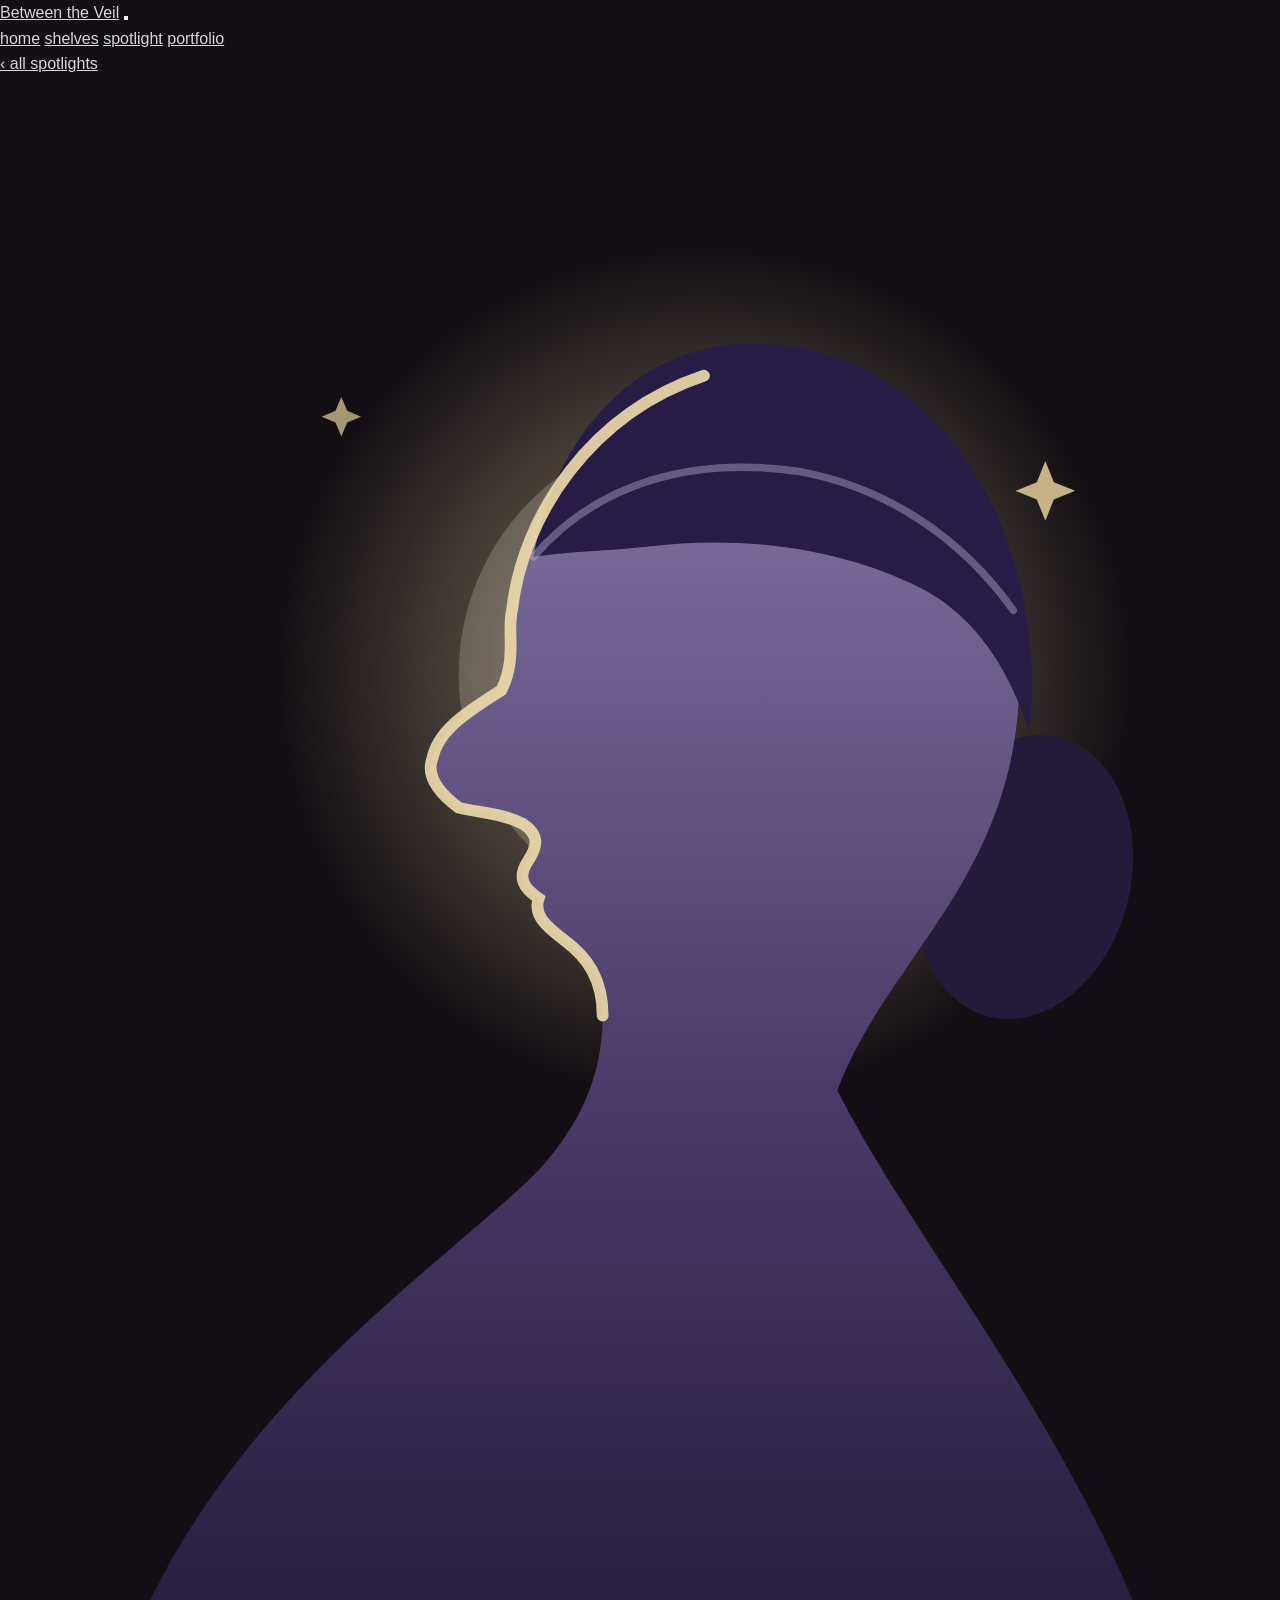
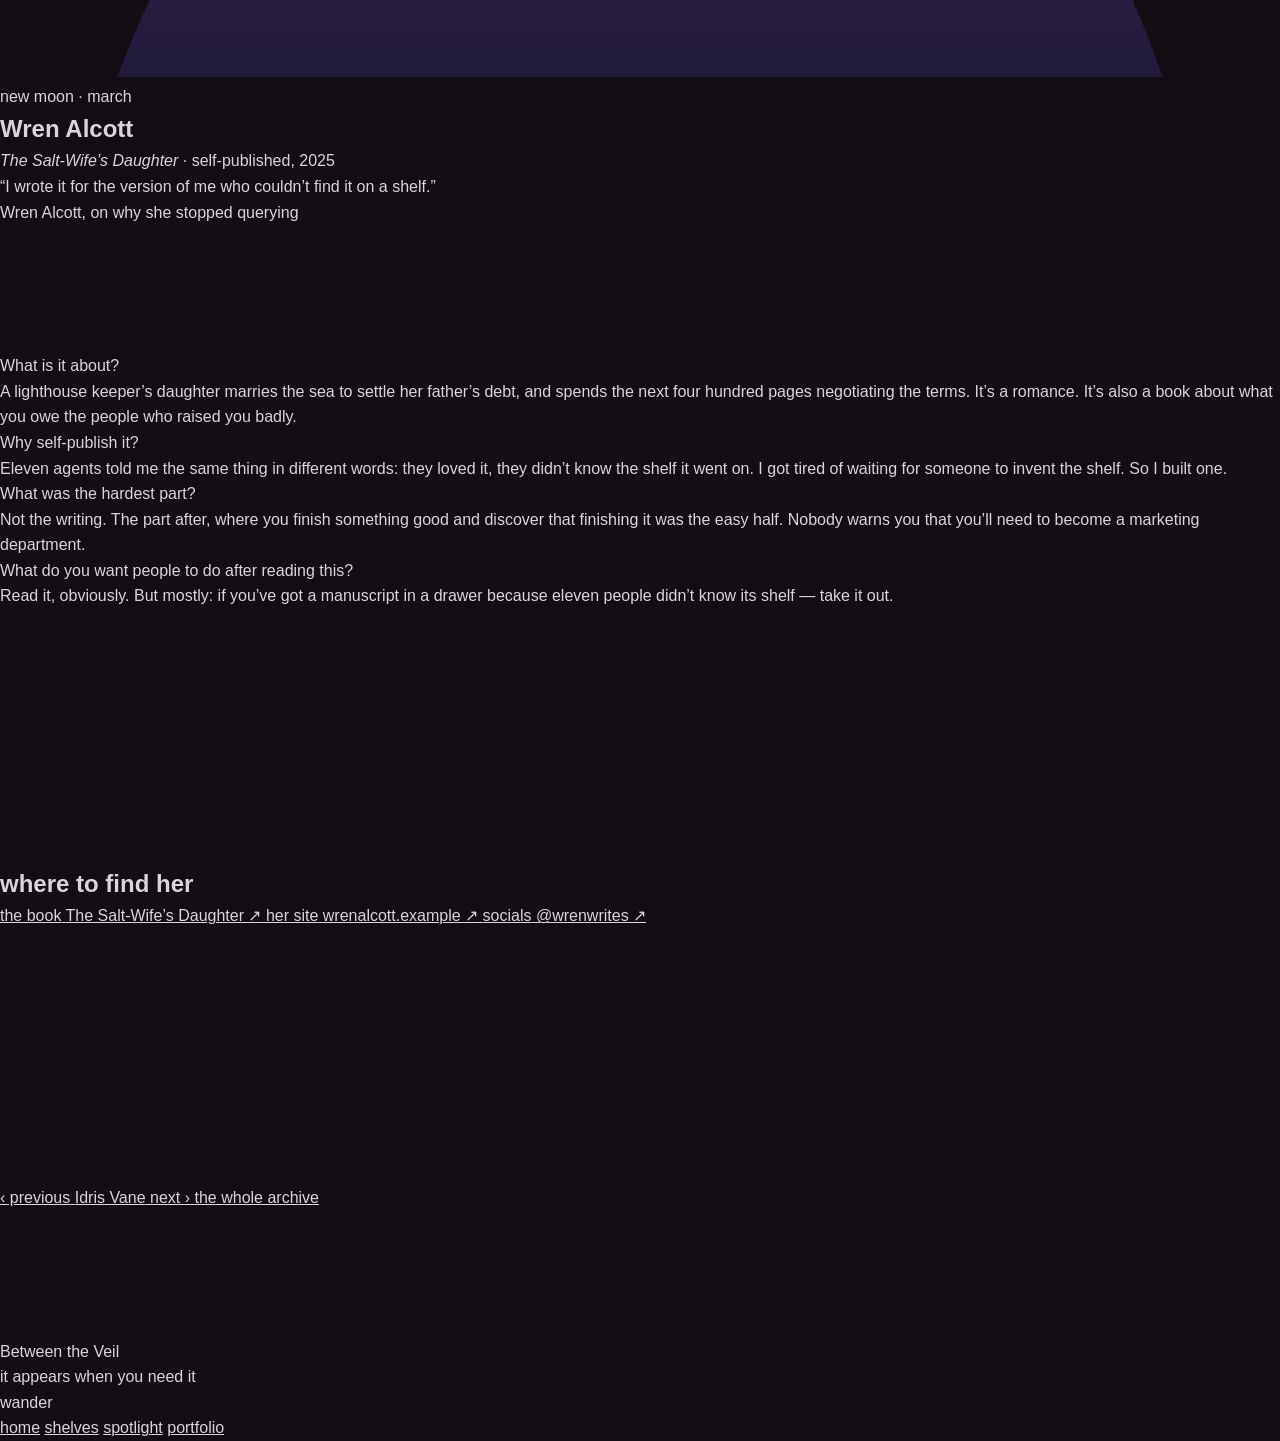
<file: spotlight/wren-alcott.html>
<!DOCTYPE html>
<html lang="en">
<head>
  <meta charset="UTF-8" />
  <meta name="viewport" content="width=device-width, initial-scale=1.0" />
  <title>Wren Alcott — Spotlight — Between the Veil</title>
  <meta name="description" content="Wren Alcott on The Salt-Wife's Daughter. An author feature designed for Between the Veil, a concept bookshop by Sagewave Web Design." />

  <!-- Per-page OG tags matter most here: this is the link that gets
       posted. Without them the preview falls back to the door. -->
  <meta property="og:title" content="Wren Alcott — Indie Author Spotlight" />
  <meta property="og:description" content="“I wrote it for the version of me who couldn't find it on a shelf.”" />
  <meta property="og:type" content="article" />
  <meta property="og:image" content="../img/door-full.jpg" />

  <link rel="preconnect" href="https://fonts.googleapis.com" />
  <link rel="preconnect" href="https://fonts.gstatic.com" crossorigin />
  <link href="https://fonts.googleapis.com/css2?family=Cinzel:wght@400;500;600&family=Quicksand:wght@400;500;600&display=swap" rel="stylesheet" />

  <link rel="stylesheet" href="../css/style.css" />
</head>
<body>

  <header class="sitenav" id="sitenav">
    <div class="sitenav__inner container">
      <a class="sitenav__mark" href="../index.html">Between the Veil</a>
      <button class="sitenav__toggle" id="navToggle" aria-expanded="false" aria-controls="navMenu" aria-label="Open menu">
        <span class="sitenav__bar" aria-hidden="true"></span>
        <span class="sitenav__bar" aria-hidden="true"></span>
        <span class="sitenav__bar" aria-hidden="true"></span>
      </button>
      <nav class="sitenav__menu" id="navMenu" aria-label="Main">
        <a class="sitenav__link" href="../index.html">home</a>
        <a class="sitenav__link" href="../shelves.html">shelves</a>
        <a class="sitenav__link" href="../spotlight.html">spotlight</a>
        <a class="sitenav__link" href="../portfolio.html">portfolio</a>
      </nav>
    </div>
  </header>

  <main>

    <div class="container">
      <a class="backlink" href="../spotlight.html">&lsaquo; all spotlights</a>

      <!-- Feature head: words left, portrait right — mirrored from
           the archive card so the two don't read as one template. -->
      <article class="author">
        <div class="author__portrait" aria-hidden="true">
          <!-- A moonlit cameo, not a photograph. Wren is invented,
               so her portrait is a stylised silhouette rather than a
               fabricated face. Decorative; the frame is aria-hidden. -->
          <svg class="portrait" viewBox="0 0 240 300" xmlns="http://www.w3.org/2000/svg">
            <defs>
              <radialGradient id="moonGlow" cx="0.5" cy="0.5" r="0.5">
                <stop offset="0" stop-color="#f6efda" stop-opacity="0.72"/>
                <stop offset="0.5" stop-color="#ecd9a8" stop-opacity="0.28"/>
                <stop offset="1" stop-color="#ecd9a8" stop-opacity="0"/>
              </radialGradient>
              <linearGradient id="figureFill" x1="0" y1="0" x2="0" y2="1">
                <stop offset="0" stop-color="#8676a6"/>
                <stop offset="0.55" stop-color="#4a3a68"/>
                <stop offset="1" stop-color="#221a3a"/>
              </linearGradient>
            </defs>
            <circle cx="132" cy="112" r="80" fill="url(#moonGlow)"/>
            <circle cx="132" cy="112" r="46" fill="#f6efda" opacity="0.2"/>
            <g fill="#d9c48f">
              <path d="M196 72 l1.6 4 4 1.6 -4 1.6 -1.6 4 -1.6 -4 -4 -1.6 4 -1.6 Z" opacity="0.9"/>
              <path d="M64 60 l1.1 2.6 2.6 1.1 -2.6 1.1 -1.1 2.6 -1.1 -2.6 -2.6 -1.1 2.6 -1.1 Z" opacity="0.75"/>
              <path d="M188 150 l1 2.4 2.4 1 -2.4 1 -1 2.4 -1 -2.4 -2.4 -1 2.4 -1 Z" opacity="0.7"/>
            </g>
            <ellipse cx="192" cy="150" rx="20" ry="27" transform="rotate(14 192 150)" fill="#241a3a"/>
            <path d="M132 56 C171 58 193 84 191 117 C189 151 166 166 157 190 C171 218 202 254 218 300 L22 300 C40 250 82 224 101 205 C111 194 113 184 113 176 C113 169 110 165 106 162 C102 159 100 157 101 154 C98 152 97 150 99 147 C101 144 101 142 98 140 C94 138 90 138 86 137 C82 134 80 131 81 128 C82 123 86 120 94 115 C97 109 95 104 96 100 C98 82 111 63 132 56 Z" fill="url(#figureFill)"/>
            <path d="M100 90 C105 63 123 49 143 50 C175 51 197 84 193 123 C189 110 182 100 171 95 C156 88 138 86 122 88 C113 89 106 89 100 90 Z" fill="#271c46"/>
            <path d="M100 90 C112 76 130 71 150 74 C166 77 180 86 190 100" fill="none" stroke="#c8b6d8" stroke-width="1.4" opacity="0.4" stroke-linecap="round"/>
            <path d="M113 176 C113 169 110 165 106 162 C102 159 100 157 101 154 C98 152 97 150 99 147 C101 144 101 142 98 140 C94 138 90 138 86 137 C82 134 80 131 81 128 C82 123 86 120 94 115 C97 109 95 104 96 100 C98 82 111 63 132 56" fill="none" stroke="#efdcab" stroke-width="2.2" stroke-linecap="round" opacity="0.9"/>
          </svg>
        </div>
        <div>
          <p class="author__moon">new moon &#183; march</p>
          <h1 class="author__name">Wren Alcott</h1>
          <p class="author__book"><em>The Salt-Wife&rsquo;s Daughter</em> &#183; self-published, 2025</p>
        </div>
      </article>
    </div>

    <!-- The pull quote. This is the screenshot — give it the room. -->
    <section class="band pullquote">
      <div class="container">
        <p class="pullquote__text">&ldquo;I wrote it for the version of me who couldn&rsquo;t find it on a shelf.&rdquo;</p>
        <p class="pullquote__attr">Wren Alcott, on why she stopped querying</p>
      </div>
    </section>

    <section class="section">
      <div class="container">
        <div class="qa">
          <div class="qa__pair">
            <p class="qa__q">What is it about?</p>
            <p class="qa__a">A lighthouse keeper&rsquo;s daughter marries the sea to settle her father&rsquo;s debt, and spends the next four hundred pages negotiating the terms. It&rsquo;s a romance. It&rsquo;s also a book about what you owe the people who raised you badly.</p>
          </div>
          <div class="qa__pair">
            <p class="qa__q">Why self-publish it?</p>
            <p class="qa__a">Eleven agents told me the same thing in different words: they loved it, they didn&rsquo;t know the shelf it went on. I got tired of waiting for someone to invent the shelf. So I built one.</p>
          </div>
          <div class="qa__pair">
            <p class="qa__q">What was the hardest part?</p>
            <p class="qa__a">Not the writing. The part after, where you finish something good and discover that finishing it was the easy half. Nobody warns you that you&rsquo;ll need to become a marketing department.</p>
          </div>
          <div class="qa__pair">
            <p class="qa__q">What do you want people to do after reading this?</p>
            <p class="qa__a">Read it, obviously. But mostly: if you&rsquo;ve got a manuscript in a drawer because eleven people didn&rsquo;t know its shelf &mdash; take it out.</p>
          </div>
        </div>
      </div>
    </section>

    <!-- Real outbound links. The whole point of the feature, for them. -->
    <section class="section" aria-label="Where to find Wren Alcott">
      <div class="container">
        <h2 class="section-title">where to find her</h2>
        <div class="find">
          <a class="find__link" href="#">
            <span class="find__label">the book</span>
            <span class="find__value">The Salt-Wife&rsquo;s Daughter &#8599;</span>
          </a>
          <a class="find__link" href="#">
            <span class="find__label">her site</span>
            <span class="find__value">wrenalcott.example &#8599;</span>
          </a>
          <a class="find__link" href="#">
            <span class="find__label">socials</span>
            <span class="find__value">@wrenwrites &#8599;</span>
          </a>
        </div>
      </div>
    </section>

    <section class="section">
      <div class="container">
        <nav class="updown" aria-label="Other spotlights">
          <a class="updown__link" href="../spotlight.html">
            <span class="updown__dir">&lsaquo; previous</span>
            <span class="updown__name">Idris Vane</span>
          </a>
          <a class="updown__link updown__link--next" href="../spotlight.html">
            <span class="updown__dir">next &rsaquo;</span>
            <span class="updown__name">the whole archive</span>
          </a>
        </nav>
      </div>
    </section>

  </main>

  <footer class="sitefoot" id="sitefoot">
    <div class="container">
      <div class="sitefoot__inner">
        <div>
          <p class="sitefoot__mark">Between the Veil</p>
          <p class="sitefoot__whisper">it appears when you need it</p>
        </div>
        <nav aria-label="Footer">
          <p class="sitefoot__heading">wander</p>
          <div class="sitefoot__links">
            <a href="../index.html">home</a>
            <a href="../shelves.html">shelves</a>
            <a href="../spotlight.html">spotlight</a>
            <a href="../portfolio.html">portfolio</a>
          </div>
        </nav>
      </div>
    </div>
  </footer>

  <script src="../js/nav.js" defer></script>
</body>
</html>
</file>
<file: css/style.css>
/* ============================================================
   BETWEEN THE VEIL
   Single-page editorial concept
   ============================================================ */


/* ============================================================
   1. TOKENS
   ============================================================ */

:root {

  --ink: #130e13;
  --ink-soft: #1b141a;
  --plum: #2a1825;
  --wine: #46242f;

  --paper: #eee6da;
  --paper-deep: #ded2c1;

  --cream: #f7f1e8;
  --gold: #b99b67;

  --moss: #66705b;
  --rose: #9a6578;

  --text-light: #ddd3db;
  --text-muted: #a89ba5;

  --text-dark: #282125;
  --text-dark-muted: #6b6265;

  --line-light: rgba(255, 255, 255, 0.12);
  --line-dark: rgba(40, 33, 37, 0.18);

  --serif: "Bodoni Moda", Georgia, serif;
  --sans: "DM Sans", Arial, sans-serif;

  --wrap: 1180px;
  --gutter: clamp(20px, 4vw, 52px);

  --ease: cubic-bezier(0.2, 0.7, 0.2, 1);
}


/* ============================================================
   2. RESET
   ============================================================ */

* {
  box-sizing: border-box;
  margin: 0;
  padding: 0;
}

html {
  scroll-behavior: smooth;
  background: var(--ink);
}

body {
  min-height: 100vh;
  background: var(--ink);
  color: var(--text-light);
  font-family: var(--sans);
  line-height: 1.6;
  -webkit-font-smoothing: antialiased;
}

button,
input {
  font: inherit;
}

button {
  cursor: pointer;
}

a {
  color: inherit;
}

img {
  display: block;
  max-width: 100%;
}

.sr-only {
  position: absolute;
  width: 1px;
  height: 1px;
  padding: 0;
  margin: -1px;
  overflow: hidden;
  clip: rect(0, 0, 0, 0);
  white-space: nowrap;
  border: 0;
}

::selection {
  background: var(--rose);
  color: var(--cream);
}


/* ============================================================
   3. GATE
   ============================================================ */

html.is-gated,
html.is-gated body {
  overflow: hidden;
}

html.is-gated .site-shell {
  display: none;
}

html.is-gated.is-crossing .site-shell {
  display: block;
}

html.has-entered .threshold {
  display: none;
}


/* ============================================================
   4. SHARED LAYOUT
   ============================================================ */

.wrap {
  width: 100%;
  max-width: var(--wrap);
  margin-inline: auto;
  padding-inline: var(--gutter);
}

.section {
  padding-block: clamp(76px, 10vw, 150px);
}

.section--paper {
  background: var(--paper);
  color: var(--text-dark);
}

.eyebrow {
  margin-bottom: 18px;

  font-size: 11px;
  font-weight: 600;
  letter-spacing: 0.18em;
  text-transform: uppercase;

  color: var(--gold);
}

.eyebrow--dark {
  color: #725d47;
}

.section-heading {
  margin-bottom: clamp(44px, 7vw, 80px);
}

.section-heading__split {
  display: grid;
  gap: 28px;
}

.section-heading h2 {
  max-width: 780px;

  font-family: var(--serif);
  font-size: clamp(45px, 7vw, 82px);
  font-weight: 400;
  line-height: 0.98;
  letter-spacing: -0.04em;
}

.section-heading p {
  max-width: 430px;

  font-size: 15px;
  color: var(--text-dark-muted);
}

.section-heading--light p {
  color: var(--text-muted);
}

.reveal {
  opacity: 0;
  transform: translateY(28px);

  transition:
    opacity 0.8s var(--ease),
    transform 0.8s var(--ease);
}

.reveal.is-visible {
  opacity: 1;
  transform: none;
}


/* ============================================================
   5. BUTTONS + LINKS
   ============================================================ */

.button {
  border: 0;
  padding: 14px 24px;

  font-size: 11px;
  font-weight: 600;
  letter-spacing: 0.16em;
  text-transform: uppercase;

  transition:
    transform 0.2s ease,
    background 0.2s ease;
}

.button:hover {
  transform: translateY(-2px);
}

.button--gold {
  background: var(--gold);
  color: #1c1419;
}

.button--ink {
  background: var(--ink);
  color: var(--cream);
}

.text-link {
  display: inline-flex;
  align-items: center;
  gap: 10px;

  margin-top: 28px;

  font-size: 12px;
  font-weight: 600;
  letter-spacing: 0.12em;
  text-transform: uppercase;

  text-decoration: none;

  border-bottom: 1px solid currentColor;
  padding-bottom: 5px;

  width: max-content;
}

.text-link span {
  transition: transform 0.2s ease;
}

.text-link:hover span {
  transform: translateY(4px);
}

.text-link--button {
  background: none;
  color: var(--gold);
  border-top: 0;
  border-left: 0;
  border-right: 0;
}

.text-link--button:hover span {
  transform: translateX(5px);
}


/* ============================================================
   6. THRESHOLD / DOOR
   ============================================================ */

.threshold {
  position: fixed;
  z-index: 1000;
  inset: 0;

  min-height: 100vh;
  min-height: 100svh;

  display: flex;
  flex-direction: column;
  align-items: center;
  justify-content: center;

  overflow: hidden;

  padding: 40px 20px;

  text-align: center;

  background:
    linear-gradient(
      rgba(15, 9, 14, 0.55),
      rgba(10, 7, 10, 0.88)
    ),
    #130e13;

  opacity: 1;
  transition:
    opacity 0.7s ease,
    transform 0.9s var(--ease);
}

html.is-crossing .threshold {
  opacity: 0;
  transform: scale(1.018);
  pointer-events: none;
}

.threshold__wash {
  position: absolute;
  inset: 0;

  pointer-events: none;

  background:
    radial-gradient(
      circle at 50% 42%,
      rgba(133, 86, 92, 0.22),
      transparent 34%
    );
}

.threshold__copy {
  position: relative;
  z-index: 5;

  margin-bottom: 25px;
}

.threshold__kicker {
  margin-bottom: 10px;

  color: var(--gold);

  font-size: 11px;
  letter-spacing: 0.16em;
  text-transform: uppercase;
}

.threshold__name {
  color: var(--cream);

  font-family: var(--serif);
  font-size: clamp(42px, 7vw, 76px);
  line-height: 1;
}

.threshold__line {
  margin-top: 12px;

  color: var(--text-muted);

  font-family: var(--serif);
  font-size: 17px;
  font-style: italic;
}

.door {
  position: relative;
  z-index: 2;

  width: min(420px, 74vw);
  height: min(54vh, 600px);

  perspective: 1400px;
}

.door__light {
  position: absolute;

  inset: 0;

  background:
    linear-gradient(
      rgba(13, 9, 20, 0.08),
      rgba(13, 9, 20, 0.2)
    ),
    url("../img/faerie-bookshop-threshold.png") center / cover no-repeat;

  opacity: 0.72;

  transition:
    opacity 1.5s ease,
    transform 2.15s cubic-bezier(0.2, 0.7, 0.2, 1),
    filter 1.5s ease;

  transform: scale(1.01);
  filter: brightness(0.68) saturate(0.82);
}

.door.is-opening .door__light {
  opacity: 1;
  transform: scale(1.14);
  filter: brightness(1) saturate(1.08);
}

.door__half {
  position: absolute;
  top: 0;

  width: 50%;
  height: 100%;

  background-color: #2b201d;
  background-size: cover;

  backface-visibility: hidden;

  transition:
    transform 1.7s cubic-bezier(0.5, 0, 0.2, 1);

  box-shadow: 0 20px 50px rgba(0, 0, 0, 0.55);
}

.door__half--left {
  left: 0;

  background-image:
    linear-gradient(
      rgba(37, 21, 22, 0.12),
      rgba(18, 10, 12, 0.25)
    ),
    url("../img/door-left.jpg");

  background-position: center;

  transform-origin: left center;
}

.door__half--right {
  right: 0;

  background-image:
    linear-gradient(
      rgba(37, 21, 22, 0.12),
      rgba(18, 10, 12, 0.25)
    ),
    url("../img/door-right.jpg");

  background-position: center;

  transform-origin: right center;
}

.door__half--left.is-open {
  transform: rotateY(-106deg);
}

.door__half--right.is-open {
  transform: rotateY(106deg);
}

.threshold__action {
  position: relative;
  z-index: 6;

  margin-top: 26px;

  transition:
    opacity 0.4s ease,
    transform 0.4s ease;
}

.threshold__action.is-hidden {
  opacity: 0;
  transform: translateY(8px);
  pointer-events: none;
}

.threshold__hint {
  margin-top: 12px;

  color: #82757e;

  font-family: var(--serif);
  font-size: 13px;
  font-style: italic;
}

.threshold__skip {
  position: absolute;
  z-index: 10;

  right: 22px;
  bottom: 18px;

  background: none;
  border: none;

  color: #71656d;

  font-size: 11px;
  text-decoration: underline;
  text-underline-offset: 4px;
}


/* ============================================================
   7. NAV
   ============================================================ */

.nav {
  position: sticky;
  top: 0;
  z-index: 50;

  background: rgba(19, 14, 19, 0.94);

  border-bottom: 1px solid var(--line-light);

  backdrop-filter: blur(10px);
}

.nav__inner {
  min-height: 76px;

  display: flex;
  align-items: center;
  justify-content: space-between;

  gap: 24px;
}

.nav__brand {
  display: flex;
  align-items: center;
  text-decoration: none;
}

.nav__brand img {
  display: block;
  width: clamp(200px, 24vw, 270px);
  height: auto;
}

.nav__links {
  display: flex;
  gap: 30px;
}

.nav__links a {
  color: var(--text-muted);

  font-size: 11px;
  letter-spacing: 0.12em;
  text-transform: uppercase;

  text-decoration: none;

  transition: color 0.2s ease;
}

.nav__links a:hover {
  color: var(--cream);
}


/* ============================================================
   8. INTRO
   ============================================================ */

.intro {
  background: var(--ink);
}

.intro__grid {
  display: grid;
  gap: clamp(48px, 8vw, 110px);

  align-items: center;
}

.intro h1 {
  max-width: 700px;

  color: var(--cream);

  font-family: var(--serif);
  font-size: clamp(52px, 8vw, 105px);
  font-weight: 400;
  line-height: 0.91;
  letter-spacing: -0.055em;
}

.heading-accent {
  color: var(--rose);
  font-style: normal;
}

.intro__lede {
  max-width: 500px;

  margin-top: 32px;

  color: var(--text-muted);

  font-size: 17px;
}

.intro__visual {
  position: relative;
}

.intro__photo {
  min-height: 480px;

  position: relative;

  background:
    linear-gradient(
      to bottom,
      rgba(10, 7, 10, 0.02),
      rgba(10, 7, 10, 0.4)
    ),
    url("../img/hero-faerie-fox.png"),
    linear-gradient(
      145deg,
      #39272d,
      #171116 70%
    );

  background-size: cover;
  background-position: center 42%;

  border: 1px solid var(--line-light);
}

.intro__photo-note {
  position: absolute;

  left: -18px;
  bottom: 35px;

  width: min(320px, 80%);
  display: flex;
  flex-direction: column;

  padding: 20px;

  background: var(--paper);

  color: var(--text-dark);

  transform: rotate(-1.6deg);

  box-shadow: 12px 20px 50px rgba(0, 0, 0, 0.3);
}

.intro__photo-note > span {
  display: block;

  margin-bottom: 12px;

  color: var(--text-dark-muted);

  font-size: 9px;
  font-weight: 600;
  letter-spacing: 0.15em;
  text-transform: uppercase;
}

.intro__photo-note strong {
  display: block;

  font-family: var(--serif);
  font-size: 21px;
  font-weight: 500;
  line-height: 1.25;
}

.intro__recommendation-next {
  display: inline-flex;
  gap: 7px;
  align-items: center;
  align-self: flex-start;
  margin-top: 18px;
  padding: 0 0 3px;
  color: var(--wine);
  background: none;
  border: 0;
  border-bottom: 1px solid rgba(70, 36, 47, 0.35);
  font-size: 9px;
  font-weight: 600;
  letter-spacing: 0.13em;
  text-transform: uppercase;
}

.intro__recommendation-next span {
  transition: transform 0.2s ease;
}

.intro__recommendation-next:hover span {
  transform: translateX(4px);
}

.intro__caption {
  margin-top: 13px;

  color: #7f727b;

  font-size: 11px;
}


/* ============================================================
   9. BROWSE
   ============================================================ */

.mood-tabs {
  display: flex;
  flex-wrap: wrap;

  gap: 8px;

  padding-bottom: 40px;
}

.mood-tab {
  padding: 10px 0;

  margin-right: 22px;

  background: transparent;
  border: 0;
  border-bottom: 1px solid transparent;

  color: #7b7073;

  font-family: var(--serif);
  font-size: 16px;

  transition:
    color 0.2s ease,
    border-color 0.2s ease;
}

.mood-tab:hover {
  color: var(--text-dark);
}

.mood-tab.is-active {
  color: var(--text-dark);
  border-bottom-color: var(--text-dark);
}

.book-grid {
  display: grid;
  grid-template-columns: repeat(2, 1fr);

  gap: 18px;
}

.book-card {
  position: relative;

  min-height: 330px;

  display: flex;
  flex-direction: column;
  justify-content: space-between;

  padding: 25px;

  color: var(--cream);

  overflow: hidden;

  transition:
    transform 0.25s ease,
    box-shadow 0.25s ease;
}

.book-card:hover {
  transform: translateY(-6px);

  box-shadow: 0 22px 40px rgba(49, 38, 41, 0.18);
}

.book-card--rose {
  background: #513240;
}

.book-card--moss {
  background: #4b5546;
}

.book-card--gold {
  background: #625139;
}

.book-card--plum {
  background: #37273c;
}

.book-card__middle {
  margin-block: 30px;
}

.book-card h3 {
  max-width: 250px;

  font-family: var(--serif);
  font-size: clamp(27px, 3vw, 42px);
  font-weight: 400;
  line-height: 1;
}

.book-card__author {
  margin-top: 10px;

  color: rgba(255, 255, 255, 0.7);

  font-size: 11px;
  letter-spacing: 0.08em;
  text-transform: uppercase;
}

.book-card__comment {
  max-width: 260px;

  padding-top: 16px;

  border-top: 1px solid rgba(255, 255, 255, 0.2);

  font-family: var(--serif);
  font-size: 14px;
  font-style: italic;

  color: rgba(255, 255, 255, 0.78);

  opacity: 0;

  transform: translateY(8px);

  transition:
    opacity 0.25s ease,
    transform 0.25s ease;
}

.book-card:hover .book-card__comment,
.book-card:focus-within .book-card__comment {
  opacity: 1;
  transform: none;
}

/* ============================================================
   10. INTERLUDE
   ============================================================ */

.interlude {
  padding-block: clamp(80px, 11vw, 150px);

  background: var(--wine);

  text-align: center;
}

.interlude__inner {
  max-width: 820px;
}

.interlude p {
  color: rgba(247, 241, 232, 0.7);

  font-family: var(--serif);
  font-size: clamp(26px, 4vw, 45px);
  font-style: italic;
}

.interlude strong {
  display: block;

  margin-top: 20px;

  color: var(--cream);

  font-family: var(--serif);
  font-size: clamp(38px, 6vw, 72px);
  font-weight: 400;
  line-height: 1;
}

.interlude__cta {
  display: inline-flex;
  gap: 10px;
  align-items: center;
  margin-top: 34px;
  padding-bottom: 5px;
  color: var(--gold);
  border-bottom: 1px solid rgba(185, 155, 103, 0.45);
  font-size: 10px;
  font-weight: 600;
  letter-spacing: 0.15em;
  text-decoration: none;
  text-transform: uppercase;
}

.interlude__cta span {
  transition: transform 0.2s ease;
}

.interlude__cta:hover span {
  transform: translateX(5px);
}


/* ============================================================
   11. INDIE AUTHOR
   ============================================================ */

.indie {
  background: var(--ink-soft);
}

.author-feature {
  display: grid;
  gap: clamp(38px, 7vw, 85px);

  align-items: center;
}

.author-feature__art {
  position: relative;

  min-height: 570px;

  overflow: hidden;

  border: 1px solid var(--line-light);

  transition: background 0.45s ease;
}

.tone-plum {
  background: #352339;
}

.tone-moss {
  background: #394338;
}

.tone-wine {
  background: #4a2832;
}

.author-feature__moon {
  position: absolute;

  width: 260px;
  aspect-ratio: 1;

  border-radius: 50%;

  left: 50%;
  top: 33%;

  transform: translate(-50%, -50%);

  background: #d9cda9;

  opacity: 0.7;
}

.author-feature__cameo {
  position: absolute;
  z-index: 1;
  left: 50%;
  top: 54px;
  width: 245px;
  height: 340px;
  transform: translateX(-50%);
  opacity: 0.82;
  transition:
    transform 0.45s ease,
    opacity 0.45s ease;
}

.author-feature__cameo svg {
  width: 100%;
  height: 100%;
  overflow: visible;
  fill: rgba(20, 13, 22, 0.94);
}

.author-feature__cameo-detail {
  fill: rgba(217, 205, 169, 0.18);
}

.cameo-tova {
  transform: translateX(-50%) scaleX(-1) rotate(-2deg);
}

.cameo-idris {
  transform: translateX(-50%) scale(1.06) rotate(2deg);
}

.author-feature__book {
  position: absolute;
  z-index: 2;

  width: 210px;
  height: 320px;

  left: 50%;
  bottom: 65px;

  transform:
    translateX(-50%)
    rotate(-3deg);

  display: grid;
  place-items: center;

  padding: 28px;

  text-align: center;

  background: #1b141a;

  border: 1px solid rgba(255, 255, 255, 0.18);

  box-shadow: 18px 23px 40px rgba(0, 0, 0, 0.35);

  transition:
    transform 0.35s ease;
}

.author-feature__art:hover .author-feature__book {
  transform:
    translateX(-50%)
    rotate(1deg)
    translateY(-8px);
}

.author-feature__book span {
  color: var(--cream);

  font-family: var(--serif);
  font-size: 30px;
  line-height: 1;
}

.author-feature__issue {
  position: absolute;

  right: 20px;
  bottom: 18px;

  color: rgba(255, 255, 255, 0.55);

  font-size: 9px;
  letter-spacing: 0.13em;
  text-transform: uppercase;
}

.author-feature__label {
  color: var(--gold);

  font-size: 10px;
  font-weight: 600;
  letter-spacing: 0.16em;
  text-transform: uppercase;
}

.author-feature__copy h3 {
  margin-top: 10px;

  color: var(--cream);

  font-family: var(--serif);
  font-size: clamp(52px, 7vw, 88px);
  font-weight: 400;
  line-height: 0.96;
}

.author-feature__title {
  margin-top: 12px;

  color: var(--rose);

  font-family: var(--serif);
  font-size: 22px;
  font-style: italic;
}

.author-feature__description {
  max-width: 560px;

  margin-top: 28px;

  color: var(--text-muted);

  font-size: 15px;
  line-height: 1.75;
}

.author-feature blockquote {
  max-width: 580px;

  margin-top: 30px;
  padding-left: 22px;

  border-left: 1px solid var(--gold);

  color: var(--text-light);

  font-family: var(--serif);
  font-size: clamp(20px, 2.6vw, 30px);
  line-height: 1.4;
}

.author-feature__meta {
  display: flex;
  flex-wrap: wrap;
  gap: 8px;

  margin-top: 26px;

  color: #796e76;

  font-size: 10px;
  letter-spacing: 0.12em;
  text-transform: uppercase;
}


/* ============================================================
   12. WISHING TABLE
   ============================================================ */

.wishing__wrap {
  display: grid;
  gap: clamp(50px, 7vw, 95px);
}

.wishing__intro h2 {
  font-family: var(--serif);
  font-size: clamp(48px, 7vw, 78px);
  font-weight: 400;
  line-height: 0.98;
  letter-spacing: -0.04em;
}

.wishing__body {
  max-width: 400px;

  margin-top: 24px;

  color: var(--text-dark-muted);
}

.wishing__intro .wishing__count {
  margin-top: 28px;
  color: var(--wine);
  font-size: 10px;
  font-weight: 600;
  letter-spacing: 0.14em;
  text-transform: uppercase;
}

.wish-panel {
  border-top: 1px solid var(--line-dark);
}

.wish-options {
  display: grid;
}

.wish-card {
  position: relative;
  border-bottom: 1px solid var(--line-dark);
  transition: background 0.25s ease;
}

.wish-card:hover {
  background: rgba(72, 51, 60, 0.035);
}

.wish-card.is-selected {
  background: rgba(72, 51, 60, 0.07);
}

.wish-card__choice {
  width: 100%;
  min-height: 150px;
  display: grid;
  grid-template-columns: 45px minmax(0, 1fr) auto;
  align-items: center;
  gap: 24px;
  padding: 24px 4px;
  color: var(--text-dark);
  text-align: left;
  background: none;
  border: 0;
  transition: padding-left 0.25s ease;
}

.wish-card__choice:hover,
.wish-card__choice:focus-visible {
  padding-left: 16px;
}

.wish-card__symbol {
  color: var(--rose);

  font-family: var(--serif);
  font-size: 26px;
  line-height: 1;
  text-align: center;
}

.wish-card__copy {
  display: grid;
  gap: 4px;
}

.wish-card__copy strong {
  font-family: var(--serif);
  font-size: 26px;
  font-weight: 500;
}

.wish-card__copy > span {
  color: var(--text-dark-muted);
  font-size: 12px;
}

.wish-card__vote {
  color: var(--wine);
  font-size: 9px;
  font-weight: 600;
  letter-spacing: 0.12em;
  text-align: right;
  text-transform: uppercase;
}

.wish-card.is-selected .wish-card__vote {
  color: var(--moss);
}

.wish-card__remove {
  position: absolute;
  right: 4px;
  bottom: 10px;
  padding: 3px 0;
  color: var(--text-dark-muted);
  background: none;
  border: 0;
  font-size: 8px;
  letter-spacing: 0.12em;
  text-decoration: underline;
  text-underline-offset: 3px;
  text-transform: uppercase;
}

.wish-form {
  margin-top: 40px;
}

.wish-form label {
  display: block;

  margin-bottom: 10px;

  color: var(--text-dark-muted);

  font-size: 10px;
  font-weight: 600;
  letter-spacing: 0.14em;
  text-transform: uppercase;
}

.wish-form__row {
  display: flex;
}

.wish-form input {
  flex: 1;

  min-width: 0;

  padding: 15px 16px;

  color: var(--text-dark);

  background: rgba(255, 255, 255, 0.25);

  border: 1px solid var(--line-dark);
  border-right: 0;

  outline: 0;
}

.wish-form input:focus {
  background: rgba(255, 255, 255, 0.5);
}

.wish-result {
  margin-top: 28px;

  padding: 25px;

  background: var(--ink);

  color: var(--cream);
}

.wish-result span {
  display: block;

  color: var(--gold);

  font-size: 9px;
  letter-spacing: 0.16em;
  text-transform: uppercase;
}

.wish-result strong {
  display: block;

  margin-top: 7px;

  font-family: var(--serif);
  font-size: 25px;
  font-weight: 400;
}


/* ============================================================
   13. Sagewave reveal
   ============================================================ */

.reveal-section {
  background: var(--ink);
}

.reveal-section__inner {
  max-width: 980px;
}

.reveal-section h2 {
  color: var(--cream);

  font-family: var(--serif);
  font-size: clamp(55px, 9vw, 112px);
  font-weight: 400;
  line-height: 0.88;
  letter-spacing: -0.055em;
}

.reveal-section__body {
  max-width: 610px;

  margin-top: 42px;

  color: var(--text-muted);

  font-size: 16px;
  line-height: 1.8;
}

.reveal-section__signature {
  display: flex;
  flex-direction: column;
  gap: 5px;

  margin-top: 60px;

  padding-top: 22px;

  border-top: 1px solid var(--line-light);
}

.reveal-section__signature span {
  color: #756a72;

  font-size: 9px;
  letter-spacing: 0.15em;
  text-transform: uppercase;
}

.reveal-section__signature strong {
  color: var(--cream);

  font-family: var(--serif);
  font-size: 24px;
  font-weight: 400;
}


/* ============================================================
   14. FOOTER
   ============================================================ */

.footer {
  background: #0c090c;

  border-top: 1px solid var(--line-light);

  padding-block: 30px;
}

.footer__inner {
  display: flex;
  flex-wrap: wrap;

  align-items: center;
  justify-content: space-between;

  gap: 16px;
}

.footer__brand {
  display: block;
  flex: 0 0 auto;
}

.footer__brand img {
  display: block;
  width: 132px;
  height: auto;
}

.footer p,
.footer a {
  color: #70666d;

  font-size: 10px;
}

/* ============================================================
   15. DESKTOP
   ============================================================ */

@media (min-width: 760px) {

  .section-heading__split {
    grid-template-columns: minmax(0, 1.4fr) minmax(250px, 0.6fr);
    align-items: end;
  }

  .intro__grid {
    grid-template-columns: 1.05fr 0.95fr;
  }

  .book-grid {
    grid-template-columns: repeat(4, 1fr);
  }

  .author-feature {
    grid-template-columns: 0.85fr 1.15fr;
  }

  .wishing__wrap {
    grid-template-columns: 0.75fr 1.25fr;
    align-items: start;
  }

}


/* ============================================================
   16. MOBILE
   ============================================================ */

@media (max-width: 759px) {

  .nav__links {
    display: none;
  }

  .intro__photo {
    min-height: 420px;
  }

  .intro__photo-note {
    left: 14px;
  }

  .book-card {
    min-height: 285px;
  }

  .book-card__comment {
    opacity: 1;
    transform: none;
  }

  .author-feature__art {
    min-height: 500px;
  }

  .wish-form__row {
    flex-direction: column;
  }

  .wish-card__choice {
    grid-template-columns: 38px minmax(0, 1fr);
    gap: 16px;
  }

  .wish-card__vote {
    grid-column: 2;
    text-align: left;
  }

  .wish-form input {
    border-right: 1px solid var(--line-dark);
    border-bottom: 0;
  }

  .wish-form .button {
    width: 100%;
  }

}


/* ============================================================
   17. REDUCED MOTION
   ============================================================ */

@media (prefers-reduced-motion: reduce) {

  html {
    scroll-behavior: auto;
  }

  *,
  *::before,
  *::after {
    animation-duration: 0.01ms !important;
    transition-duration: 0.01ms !important;
  }

  .reveal {
    opacity: 1;
    transform: none;
  }

}
</file>
